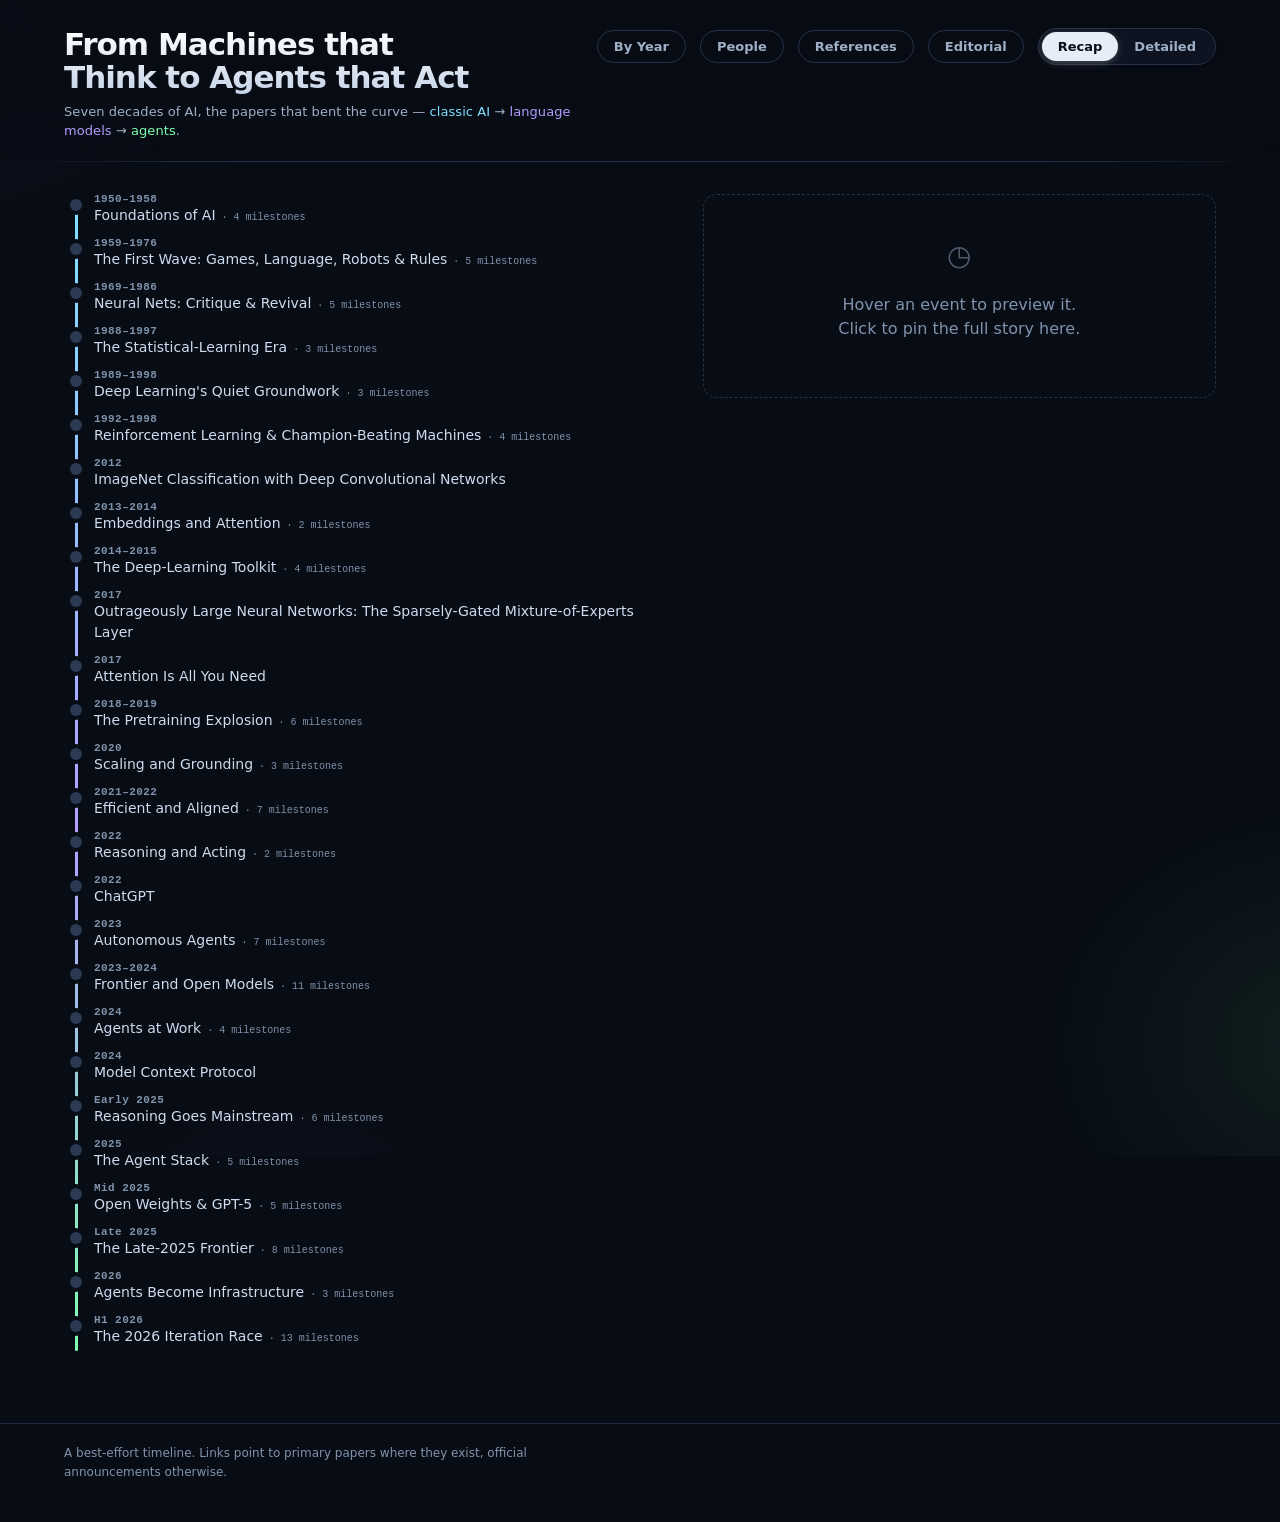
<file: index.html>
<!DOCTYPE html>
<html lang="en">
<head>
  <meta charset="UTF-8" />
  <meta name="viewport" content="width=device-width, initial-scale=1.0" />
  <title>AI → LLM → Agent · A Timeline</title>
  <link rel="stylesheet" href="styles.css" />
  <script src="motion.js"></script>
</head>
<body>
  <header class="site-header">
    <div class="title-block">
      <h1>From Machines that Think to Agents that Act</h1>
      <p class="tagline">Seven decades of AI, the papers that bent the curve — <span class="era-ai">classic AI</span> → <span class="era-llm">language models</span> → <span class="era-agent">agents</span>.</p>
    </div>
    <div class="header-actions">
      <a class="nav-link" href="years.html">By Year</a>
      <a class="nav-link" href="people.html">People</a>
      <a class="nav-link" href="references.html">References</a>
      <a class="nav-link" href="editorial.html">Editorial</a>
      <div class="view-toggle" role="group" aria-label="View density">
        <button id="toggle-brief" class="toggle-btn is-active" data-view="brief" aria-pressed="true">Recap</button>
        <button id="toggle-detailed" class="toggle-btn" data-view="detailed" aria-pressed="false">Detailed</button>
      </div>
    </div>
  </header>

  <nav id="filters" class="filters" aria-label="Filter events by type" hidden></nav>

  <main class="timeline">
    <section id="spine" class="spine" aria-label="Timeline events"></section>
    <aside id="detail" class="detail">
      <div class="detail-empty">
        <p class="detail-empty-icon">◷</p>
        <p>Hover an event to preview it.<br/>Click to pin the full story here.</p>
      </div>
    </aside>
  </main>

  <footer class="site-footer">
    <p>A best-effort timeline. Links point to primary papers where they exist, official announcements otherwise.</p>
  </footer>

  <script src="timeline-core.js"></script>
  <script src="app.js"></script>
  <script src="nav.js"></script>
</body>
</html>
</file>
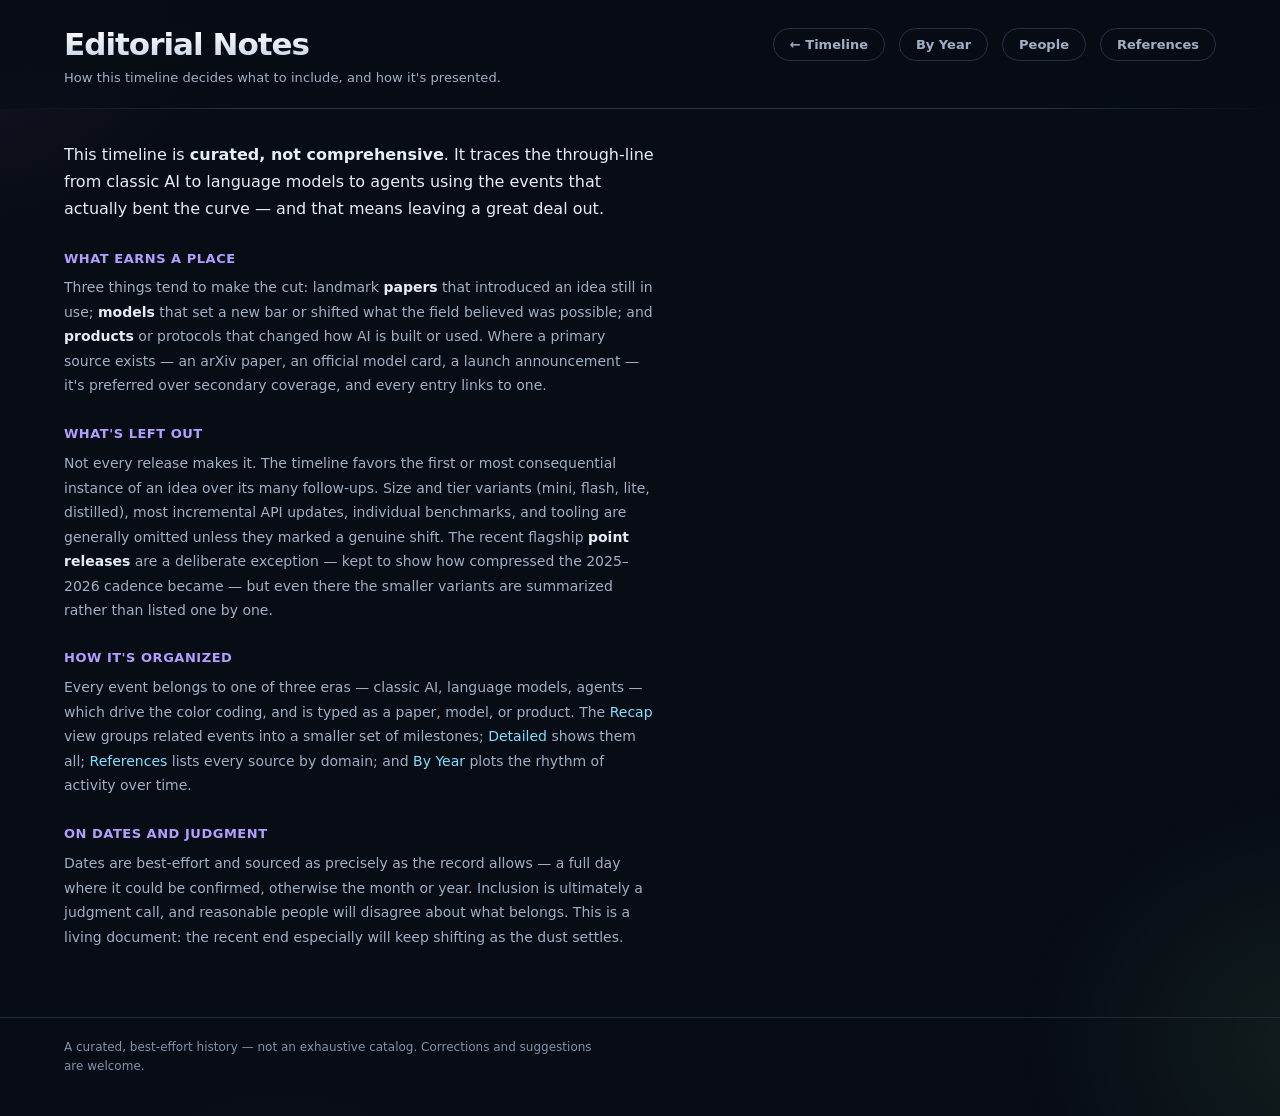
<file: editorial.html>
<!DOCTYPE html>
<html lang="en">
<head>
  <meta charset="UTF-8" />
  <meta name="viewport" content="width=device-width, initial-scale=1.0" />
  <title>Editorial Notes · AI → LLM → Agent Timeline</title>
  <link rel="stylesheet" href="styles.css" />
  <script src="motion.js"></script>
</head>
<body>
  <header class="site-header">
    <div class="title-block">
      <h1>Editorial Notes</h1>
      <p class="tagline">How this timeline decides what to include, and how it's presented.</p>
    </div>
    <div class="header-actions">
      <a class="nav-link" href="index.html">← Timeline</a>
      <a class="nav-link" href="years.html">By Year</a>
      <a class="nav-link" href="people.html">People</a>
      <a class="nav-link" href="references.html">References</a>
    </div>
  </header>

  <main class="editorial" aria-label="Editorial notes">
    <p class="lead" data-reveal>This timeline is <strong>curated, not comprehensive</strong>. It traces the through-line from classic AI to language models to agents using the events that actually bent the curve — and that means leaving a great deal out.</p>

    <h2 data-reveal>What earns a place</h2>
    <p data-reveal>Three things tend to make the cut: landmark <em>papers</em> that introduced an idea still in use; <em>models</em> that set a new bar or shifted what the field believed was possible; and <em>products</em> or protocols that changed how AI is built or used. Where a primary source exists — an arXiv paper, an official model card, a launch announcement — it's preferred over secondary coverage, and every entry links to one.</p>

    <h2 data-reveal>What's left out</h2>
    <p data-reveal>Not every release makes it. The timeline favors the first or most consequential instance of an idea over its many follow-ups. Size and tier variants (mini, flash, lite, distilled), most incremental API updates, individual benchmarks, and tooling are generally omitted unless they marked a genuine shift. The recent flagship <em>point releases</em> are a deliberate exception — kept to show how compressed the 2025–2026 cadence became — but even there the smaller variants are summarized rather than listed one by one.</p>

    <h2 data-reveal>How it's organized</h2>
    <p data-reveal>Every event belongs to one of three eras — classic AI, language models, agents — which drive the color coding, and is typed as a paper, model, or product. The <a href="index.html">Recap</a> view groups related events into a smaller set of milestones; <a href="index.html">Detailed</a> shows them all; <a href="references.html">References</a> lists every source by domain; and <a href="years.html">By Year</a> plots the rhythm of activity over time.</p>

    <h2 data-reveal>On dates and judgment</h2>
    <p data-reveal>Dates are best-effort and sourced as precisely as the record allows — a full day where it could be confirmed, otherwise the month or year. Inclusion is ultimately a judgment call, and reasonable people will disagree about what belongs. This is a living document: the recent end especially will keep shifting as the dust settles.</p>
  </main>

  <footer class="site-footer">
    <p>A curated, best-effort history — not an exhaustive catalog. Corrections and suggestions are welcome.</p>
  </footer>

  <script src="nav.js"></script>
</body>
</html>
</file>
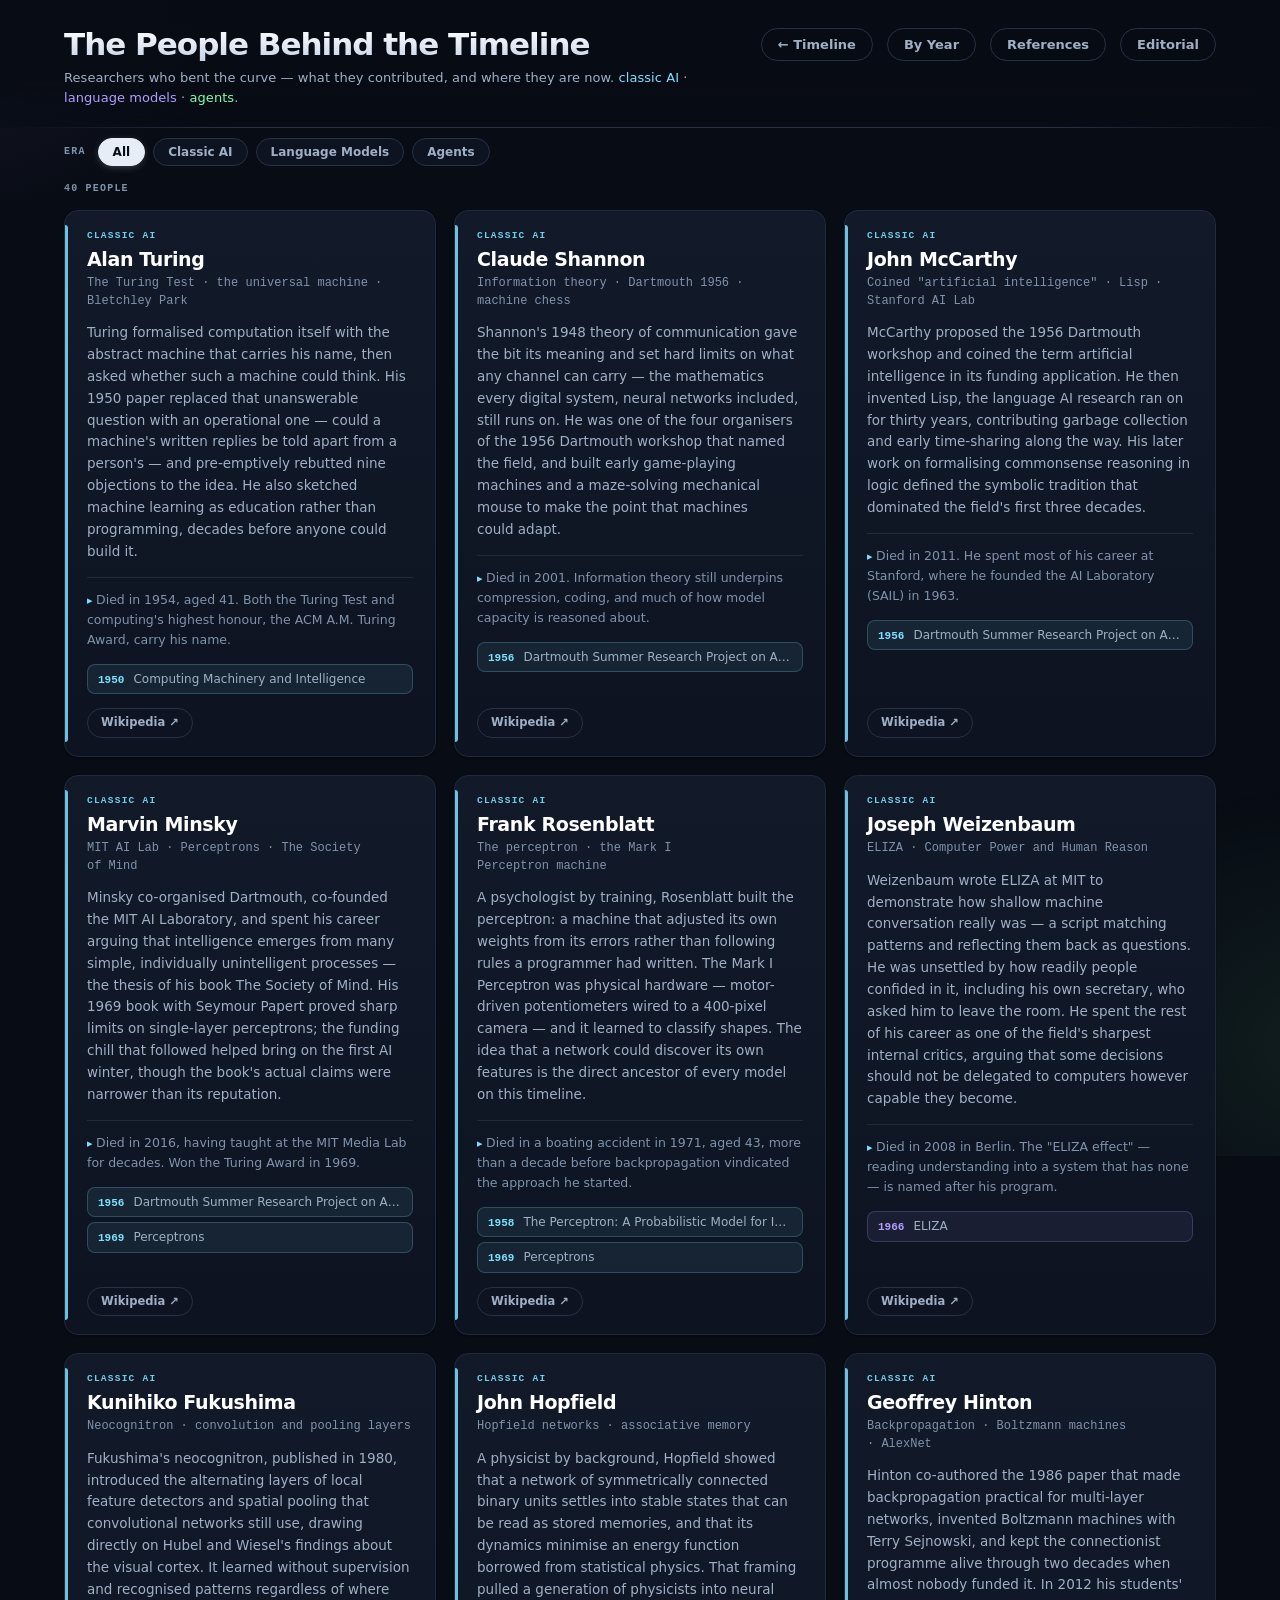
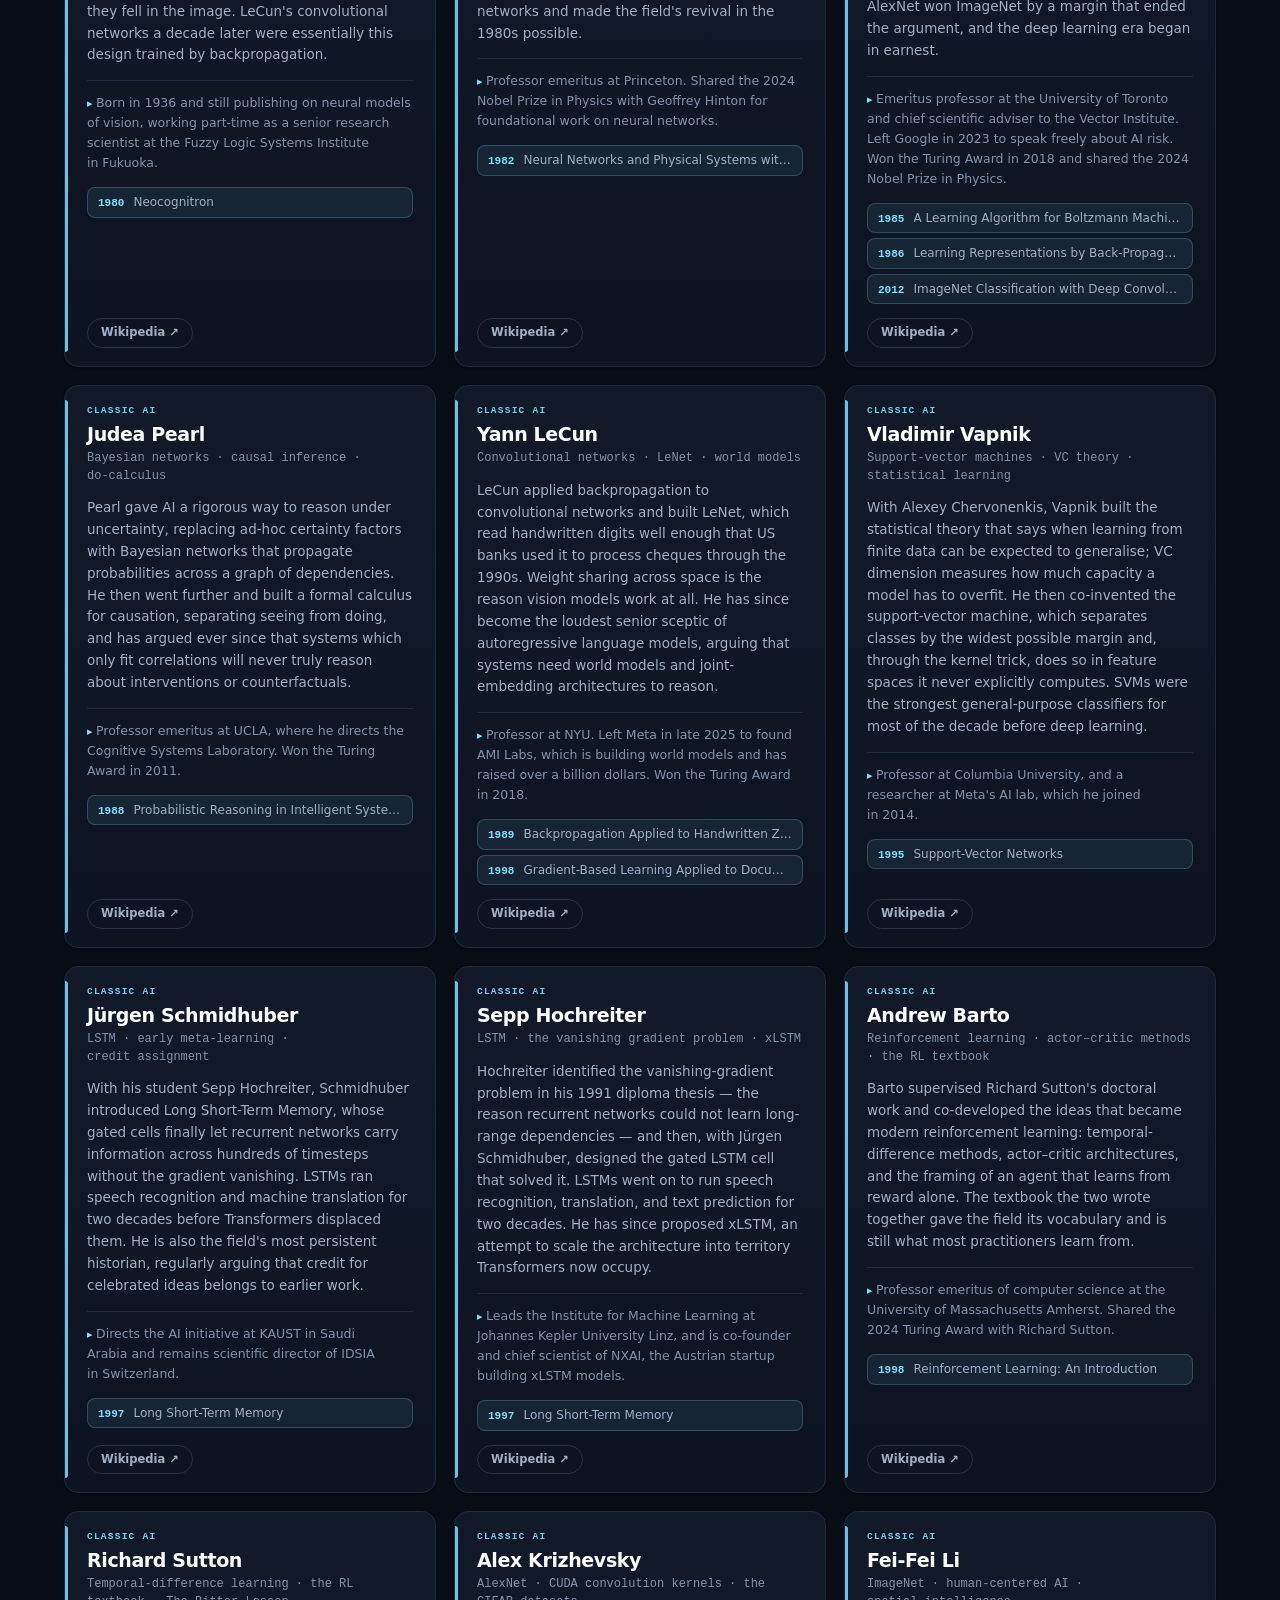
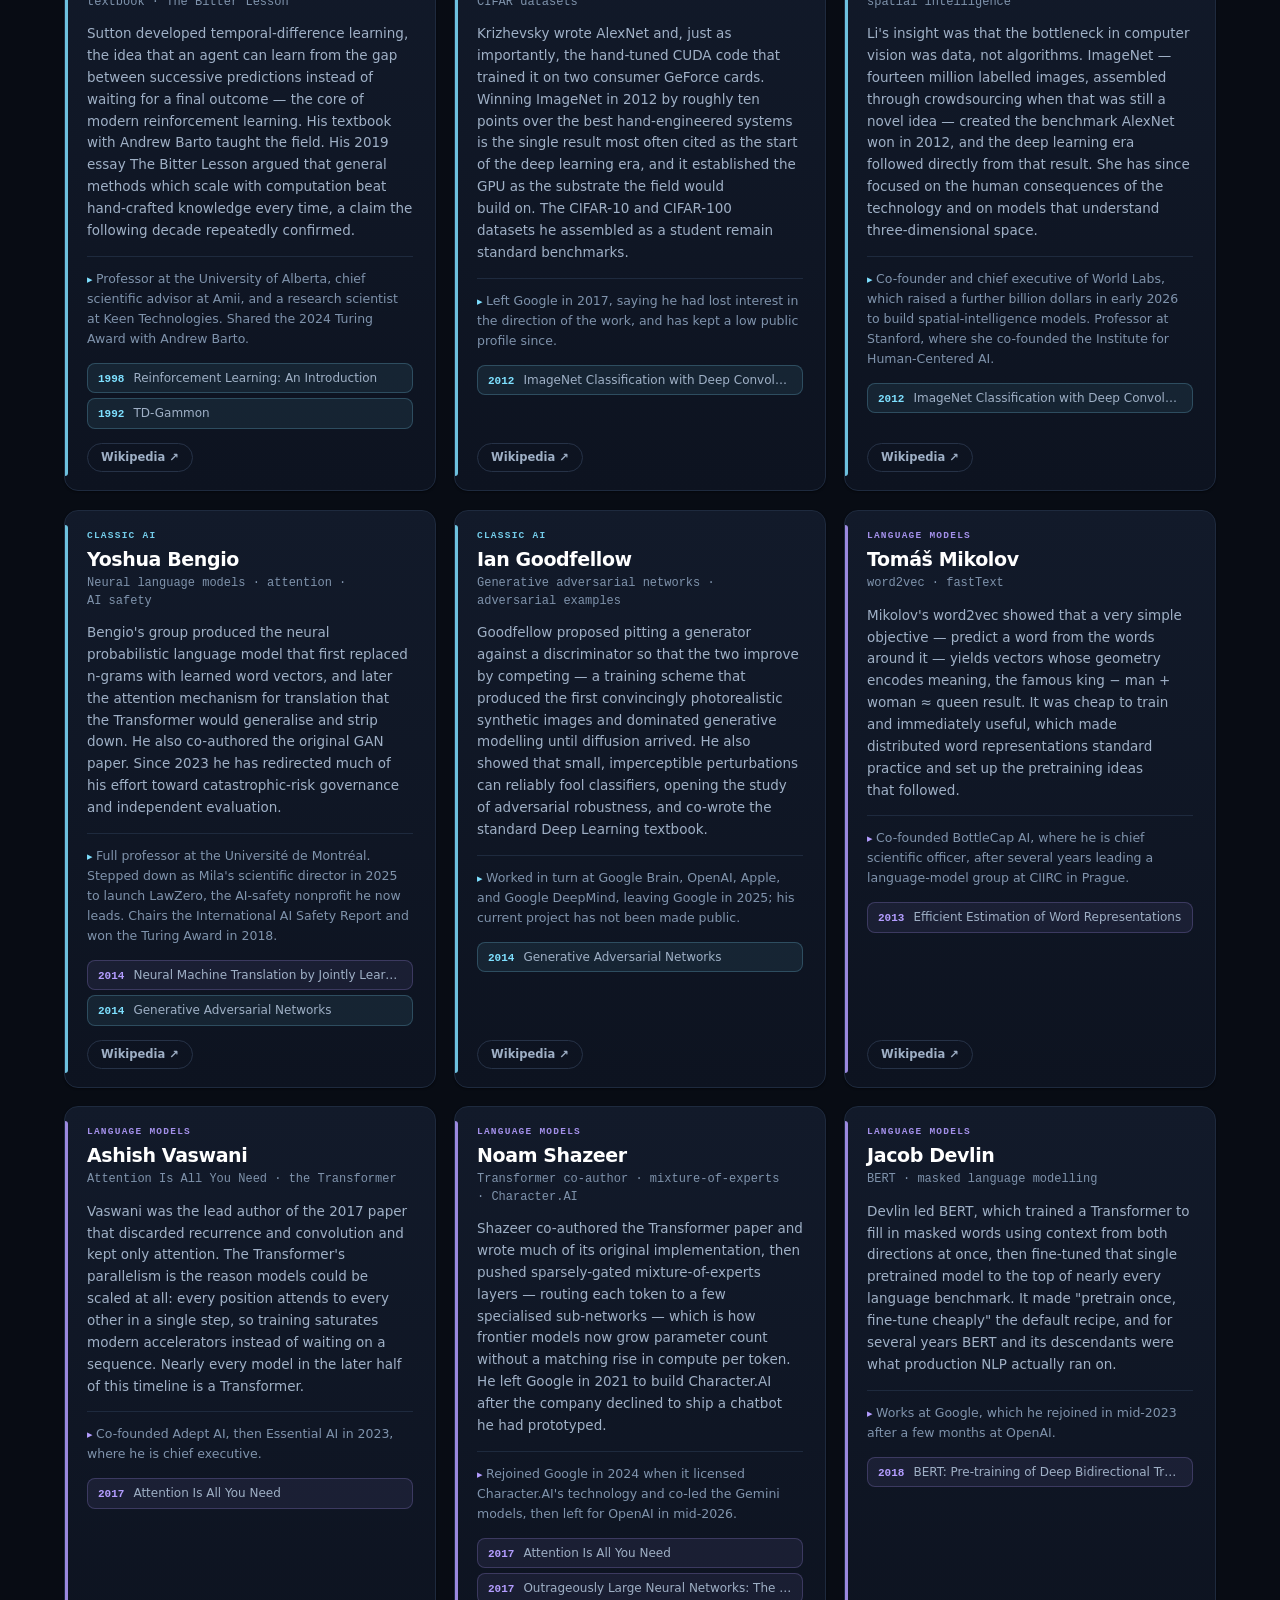
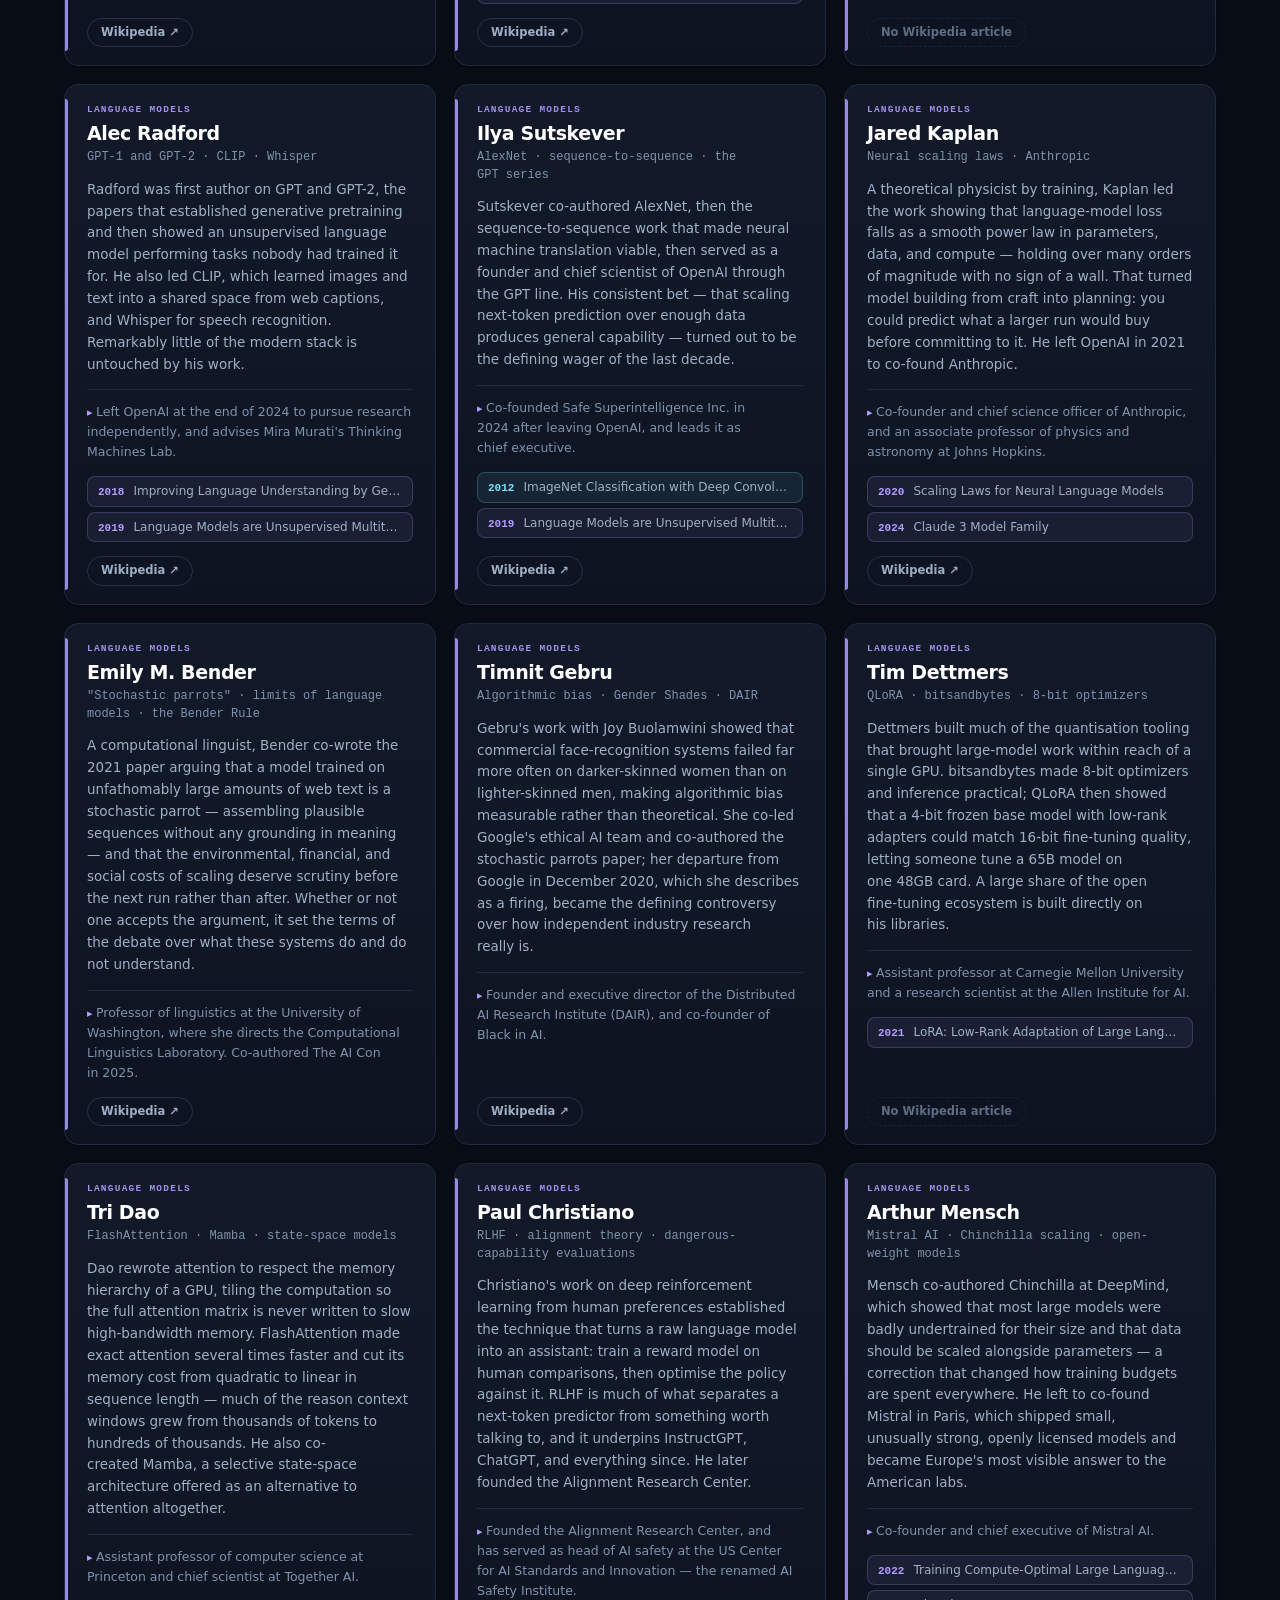
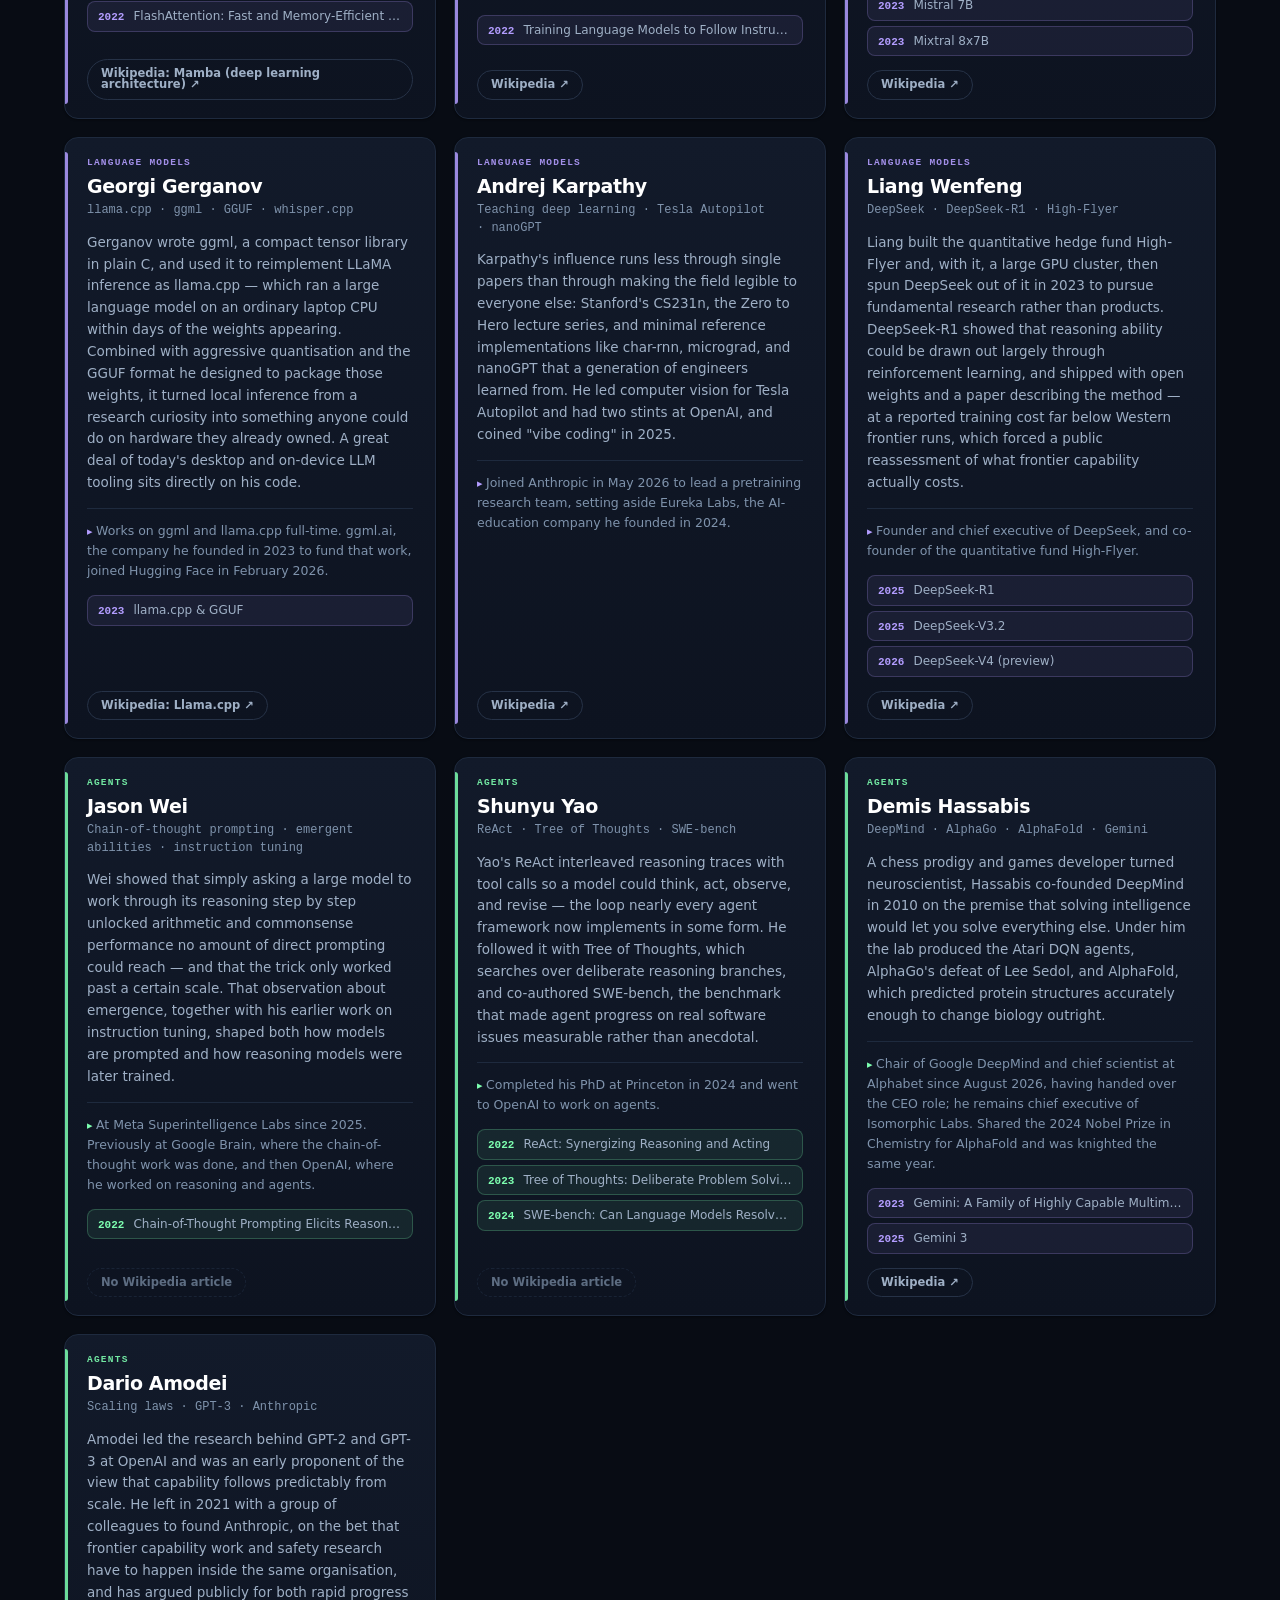
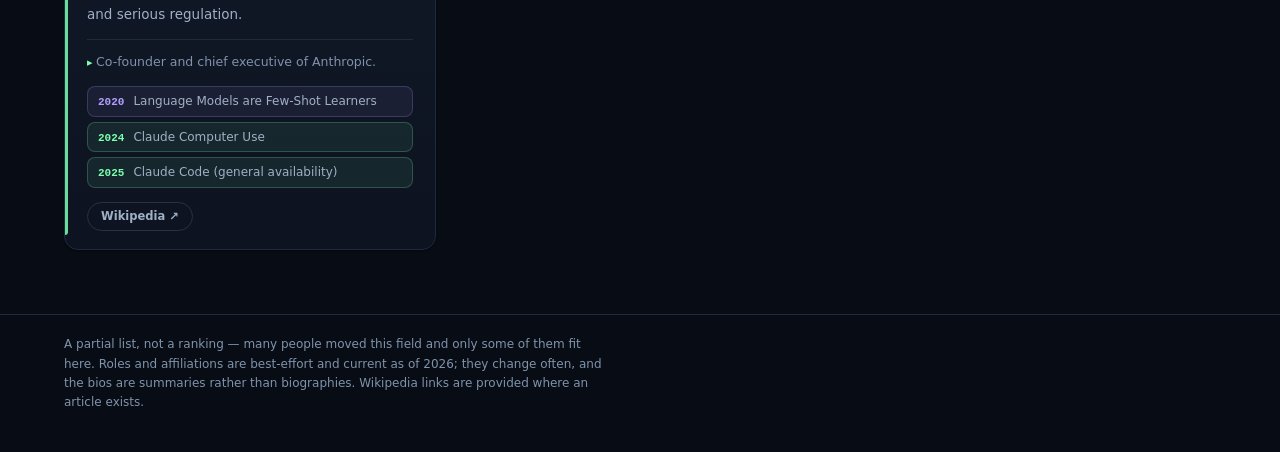
<file: people.html>
<!DOCTYPE html>
<html lang="en">
<head>
  <meta charset="UTF-8" />
  <meta name="viewport" content="width=device-width, initial-scale=1.0" />
  <title>People · AI → LLM → Agent Timeline</title>
  <link rel="stylesheet" href="styles.css" />
  <script src="motion.js"></script>
</head>
<body>
  <header class="site-header">
    <div class="title-block">
      <h1>The People Behind the Timeline</h1>
      <p class="tagline">Researchers who bent the curve — what they contributed, and where they are now. <span class="era-ai">classic AI</span> · <span class="era-llm">language models</span> · <span class="era-agent">agents</span>.</p>
    </div>
    <div class="header-actions">
      <a class="nav-link" href="index.html">← Timeline</a>
      <a class="nav-link" href="years.html">By Year</a>
      <a class="nav-link" href="references.html">References</a>
      <a class="nav-link" href="editorial.html">Editorial</a>
    </div>
  </header>

  <nav class="filters people-filters" id="people-filters" aria-label="Filter people by era"></nav>

  <main class="people" id="people" aria-label="Researchers">
    <p class="ref-loading">Loading people…</p>
  </main>

  <footer class="site-footer">
    <p>A partial list, not a ranking — many people moved this field and only some of them fit here. Roles and affiliations are best-effort and current as of 2026; they change often, and the bios are summaries rather than biographies. Wikipedia links are provided where an article exists.</p>
  </footer>

  <script src="people.js"></script>
  <script src="nav.js"></script>
</body>
</html>
</file>
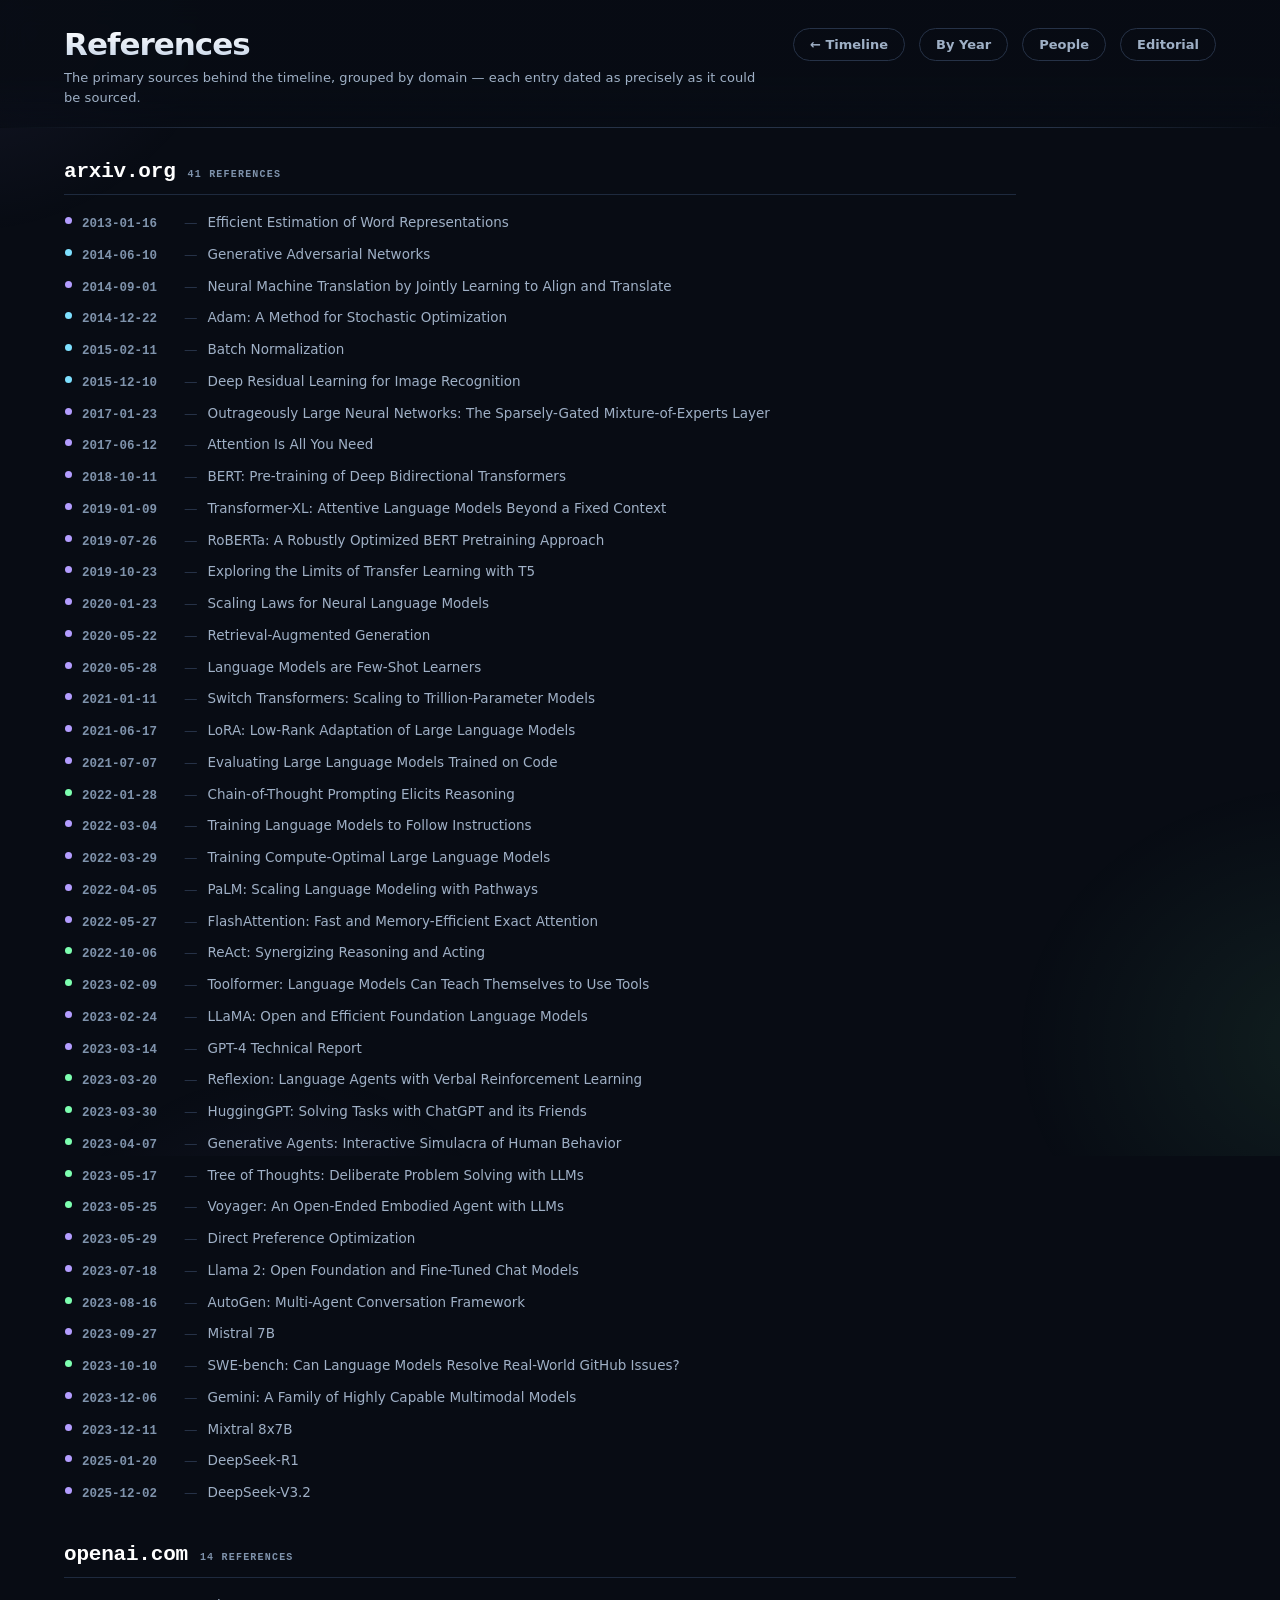
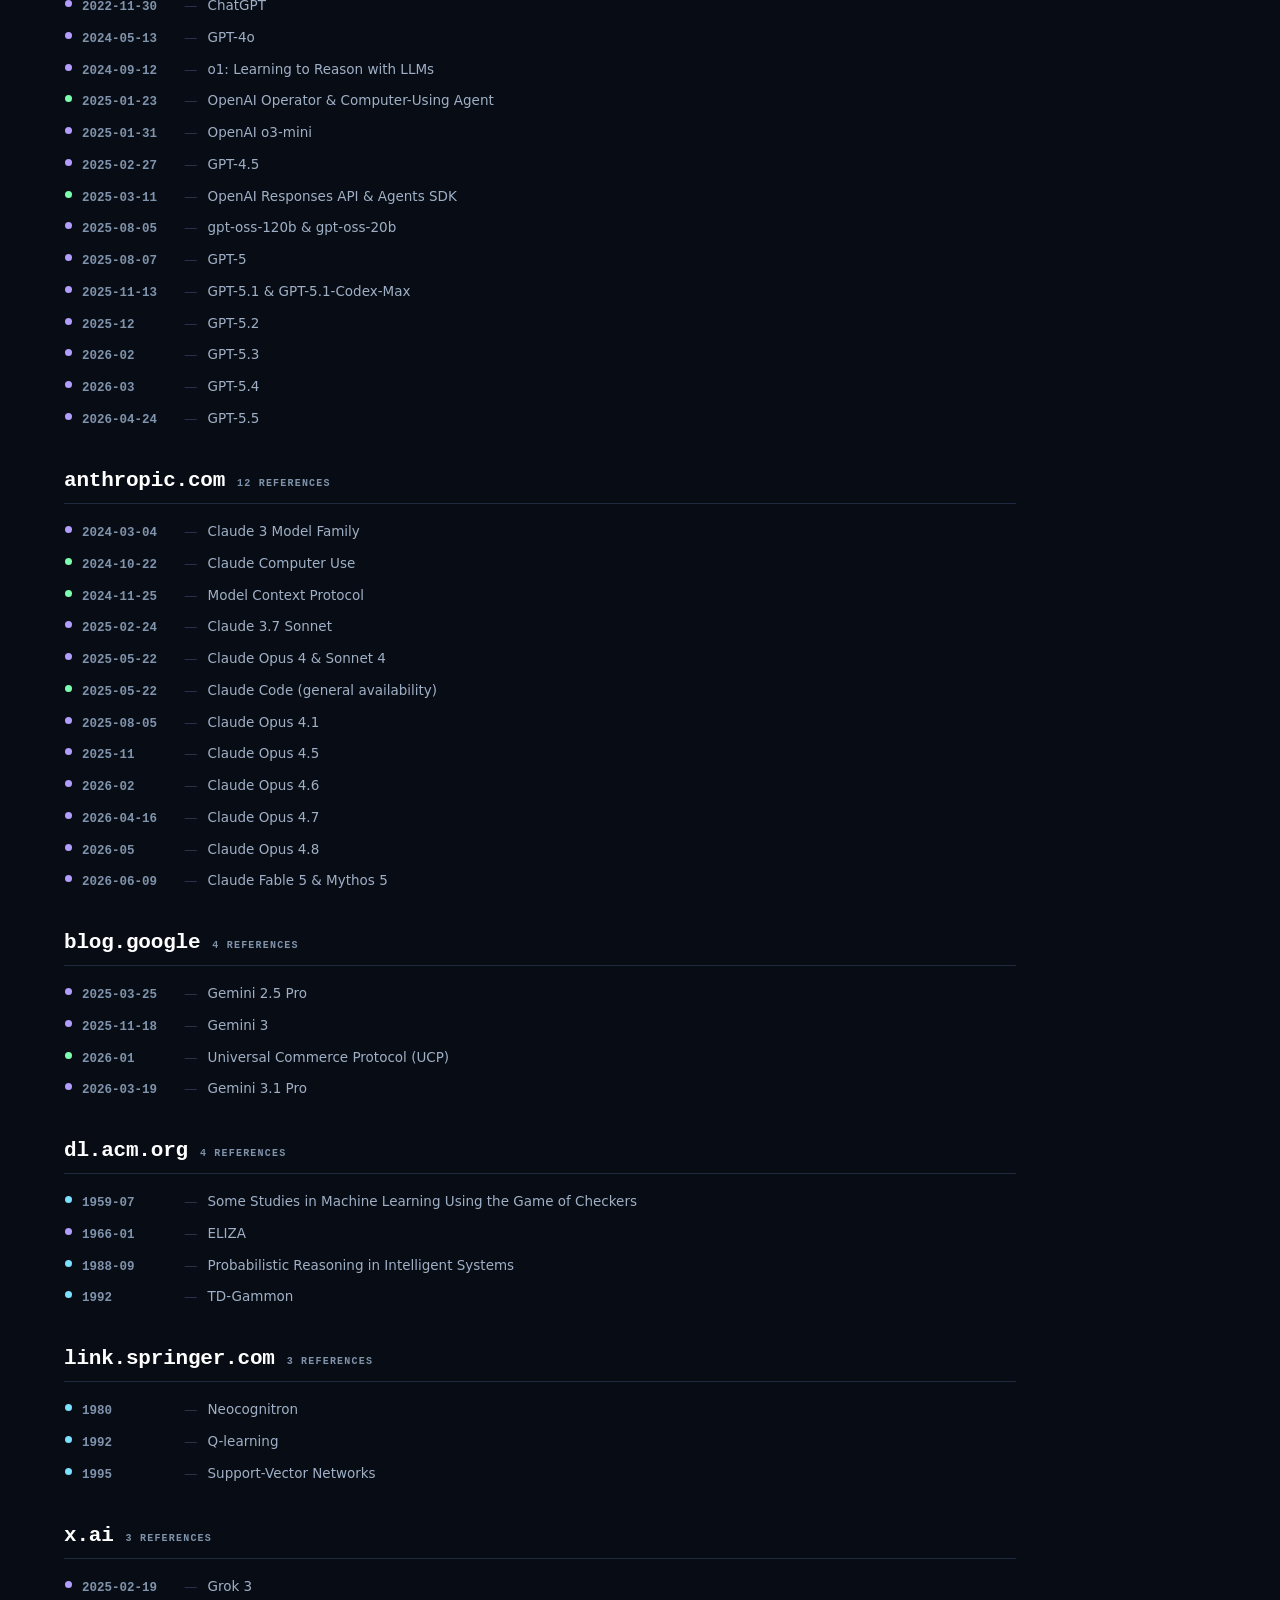
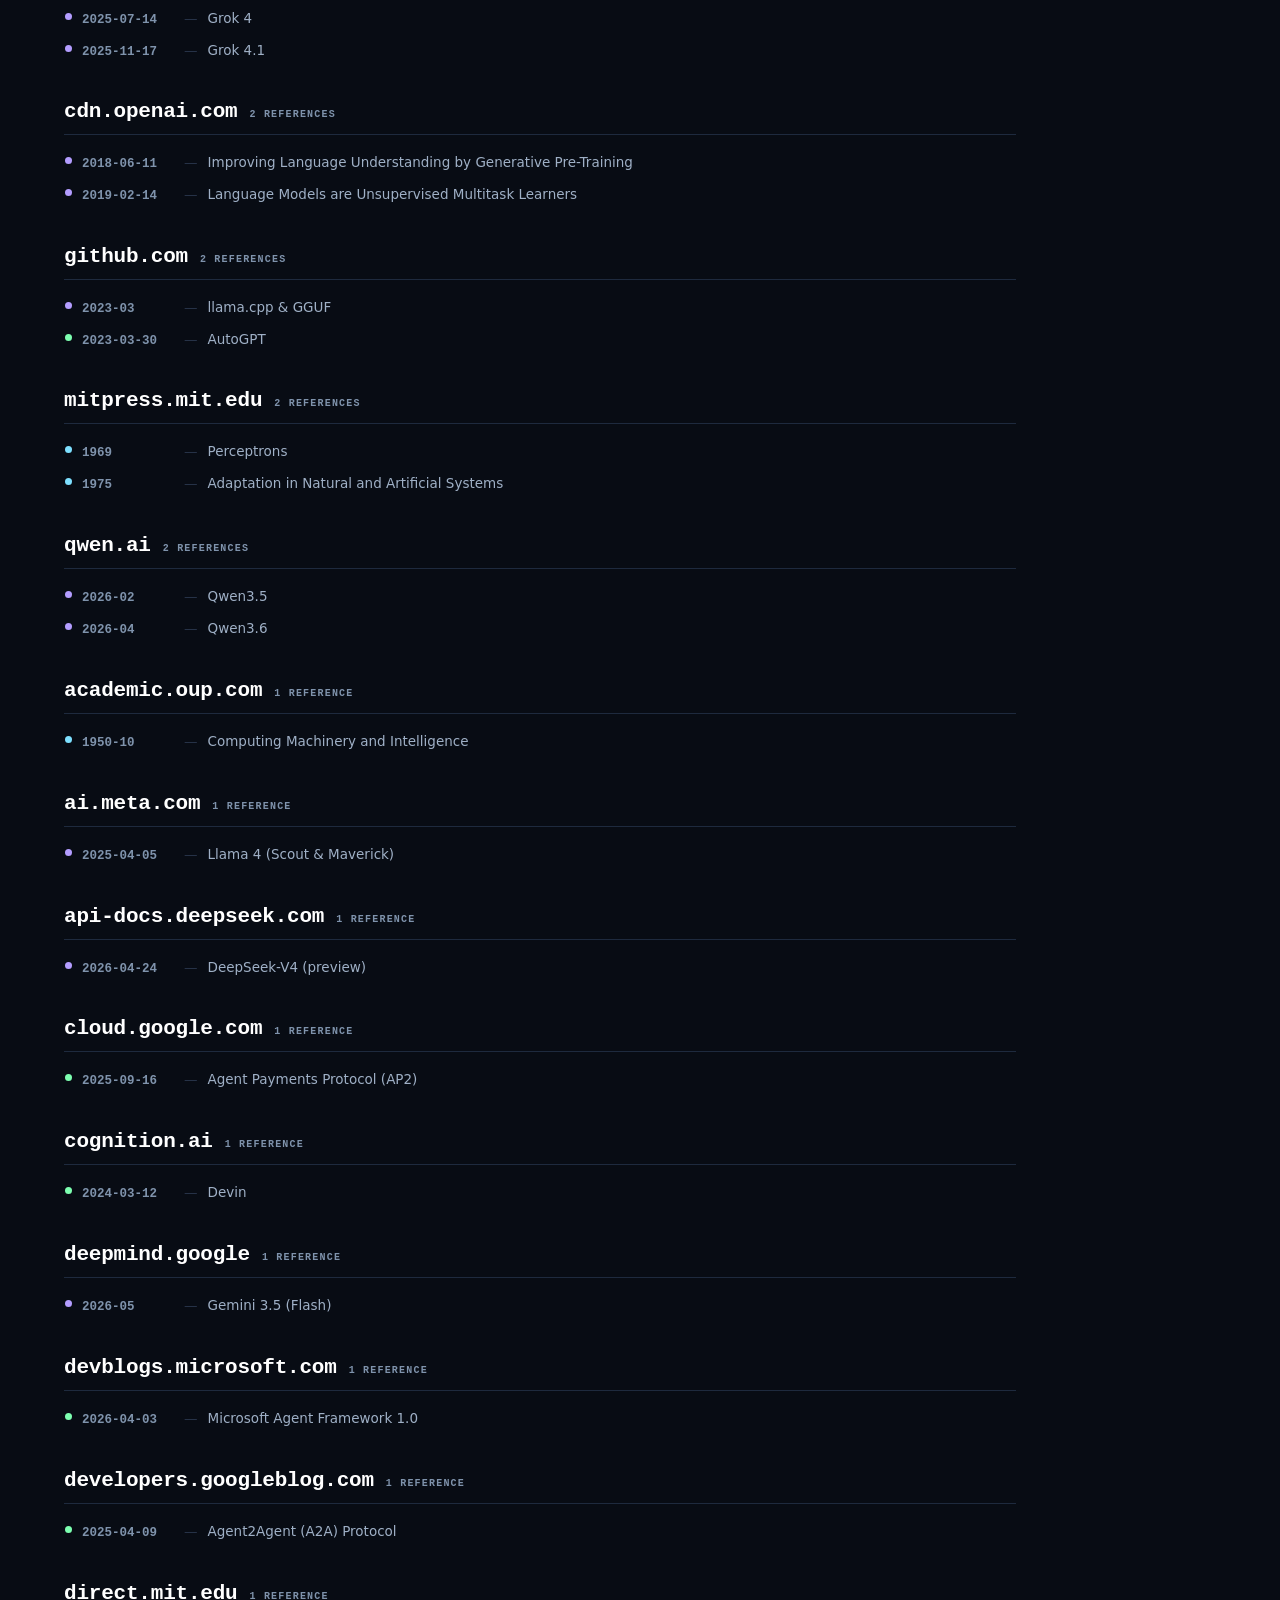
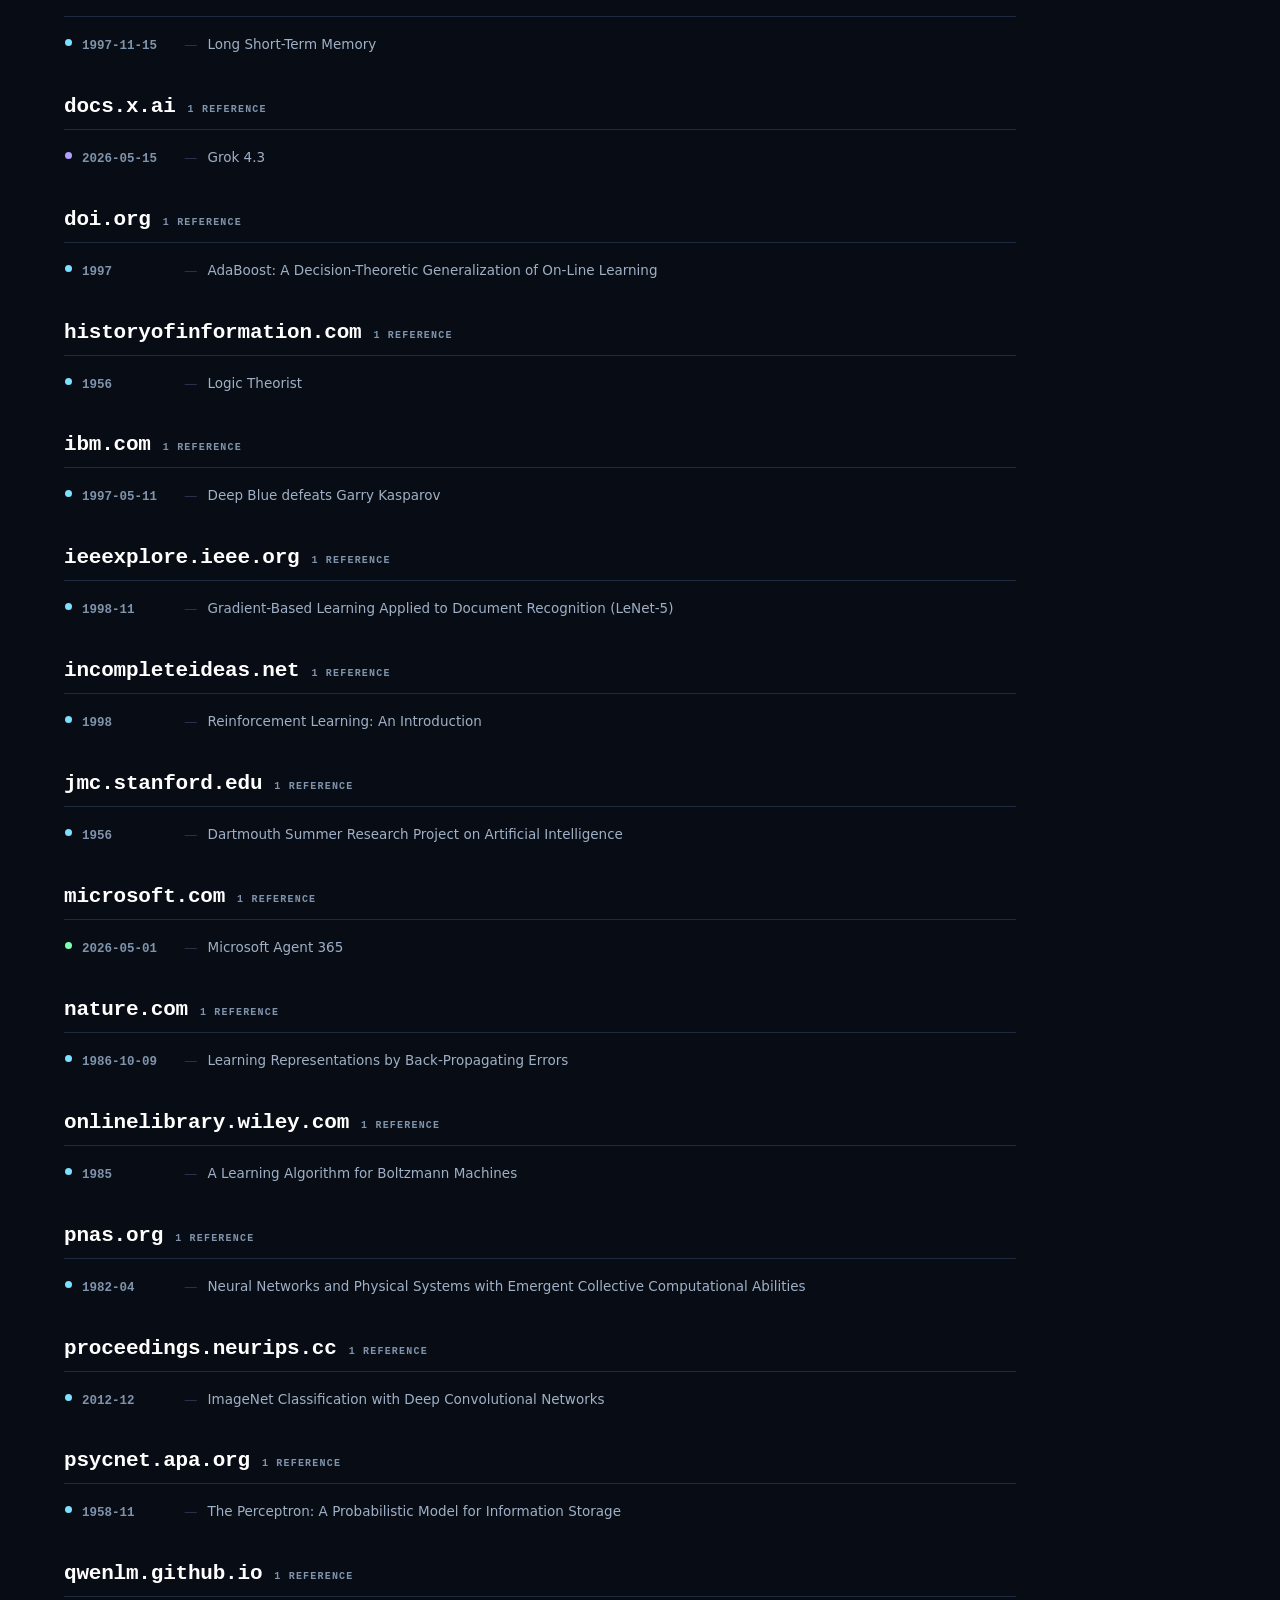
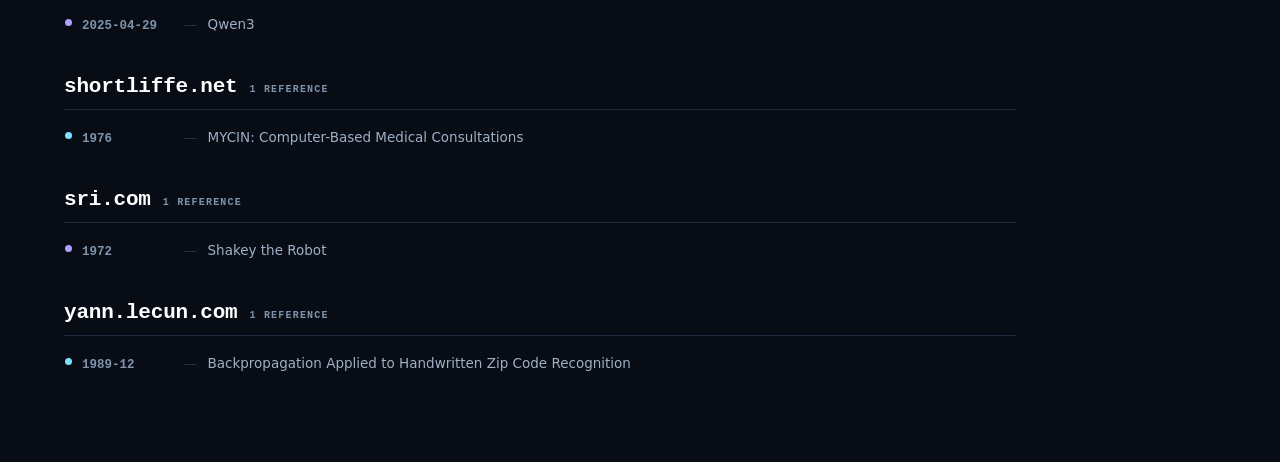
<file: references.html>
<!DOCTYPE html>
<html lang="en">
<head>
  <meta charset="UTF-8" />
  <meta name="viewport" content="width=device-width, initial-scale=1.0" />
  <title>References · AI → LLM → Agent Timeline</title>
  <link rel="stylesheet" href="styles.css" />
  <script src="motion.js"></script>
</head>
<body>
  <header class="site-header">
    <div class="title-block">
      <h1>References</h1>
      <p class="tagline">The primary sources behind the timeline, grouped by domain — each entry dated as precisely as it could be sourced.</p>
    </div>
    <div class="header-actions">
      <a class="nav-link" href="index.html">← Timeline</a>
      <a class="nav-link" href="years.html">By Year</a>
      <a class="nav-link" href="people.html">People</a>
      <a class="nav-link" href="editorial.html">Editorial</a>
    </div>
  </header>

  <main class="references" id="refs" aria-label="References by source domain">
    <p class="ref-loading">Loading references…</p>
  </main>

  <footer class="site-footer">
    <p>Dates are best-effort: full <code>YYYY-MM-DD</code> where it could be sourced, otherwise month or year. Links open the original source.</p>
  </footer>

  <script src="references.js"></script>
  <script src="nav.js"></script>
</body>
</html>
</file>
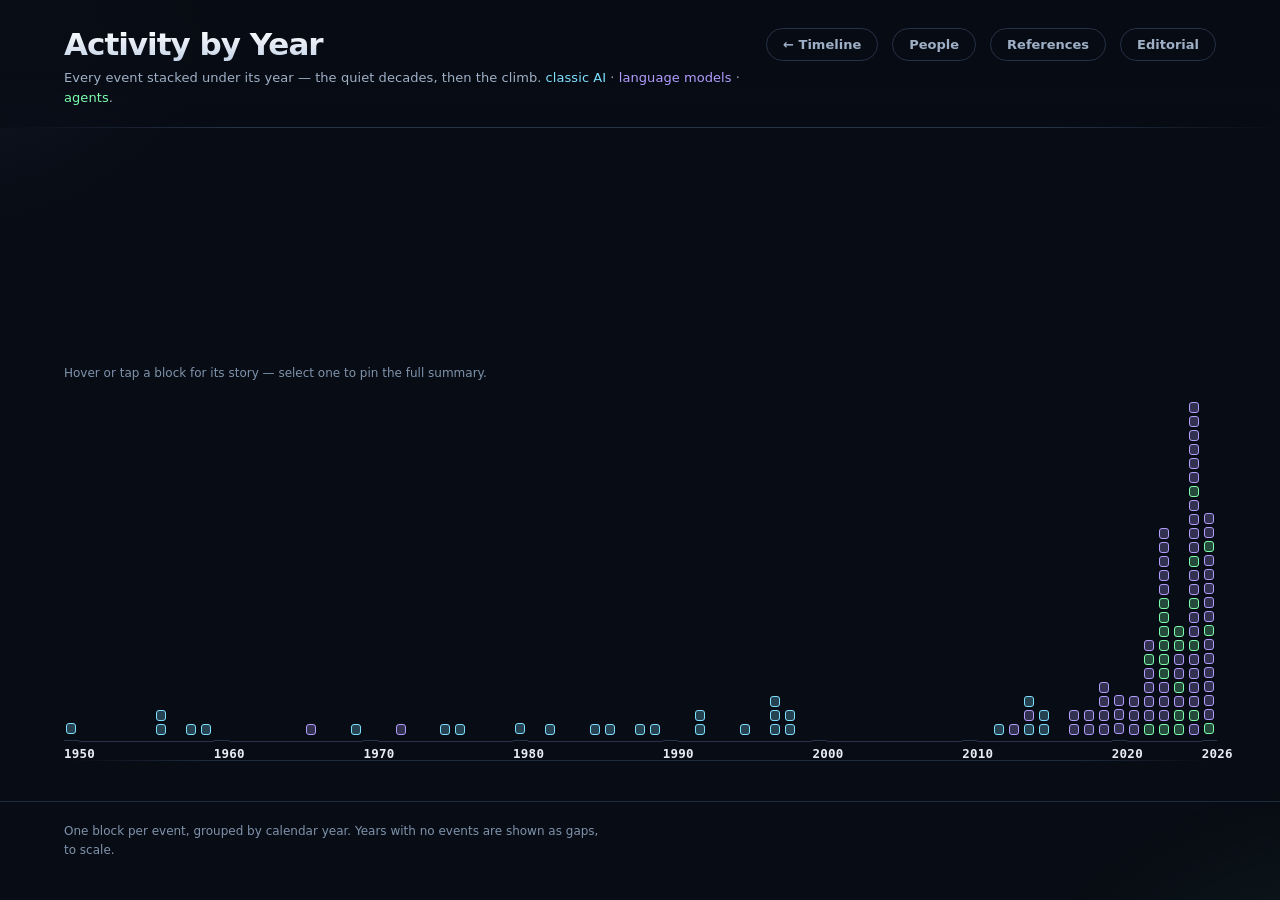
<file: years.html>
<!DOCTYPE html>
<html lang="en">
<head>
  <meta charset="UTF-8" />
  <meta name="viewport" content="width=device-width, initial-scale=1.0" />
  <title>By Year · AI → LLM → Agent Timeline</title>
  <link rel="stylesheet" href="styles.css" />
  <script src="motion.js"></script>
</head>
<body class="years-page">
  <header class="site-header">
    <div class="title-block">
      <h1>Activity by Year</h1>
      <p class="tagline">Every event stacked under its year — the quiet decades, then the climb. <span class="era-ai">classic AI</span> · <span class="era-llm">language models</span> · <span class="era-agent">agents</span>.</p>
    </div>
    <div class="header-actions">
      <a class="nav-link" href="index.html">← Timeline</a>
      <a class="nav-link" href="people.html">People</a>
      <a class="nav-link" href="references.html">References</a>
      <a class="nav-link" href="editorial.html">Editorial</a>
    </div>
  </header>

  <main class="years" aria-label="Activity by year">
    <section class="years-detail" id="years-detail" aria-live="polite"></section>

    <div class="years-stage">
      <p class="years-hint" id="years-hint">Hover or tap a block for its story — select one to pin the full summary.</p>
      <div class="years-scroll">
        <div class="years-chart" id="years-chart">
          <p class="ref-loading">Loading…</p>
        </div>
      </div>
    </div>
  </main>

  <div class="years-tip" id="years-tip" role="status" hidden></div>

  <footer class="site-footer">
    <p>One block per event, grouped by calendar year. Years with no events are shown as gaps, to scale.</p>
  </footer>

  <script src="timeline-core.js"></script>
  <script src="years.js"></script>
  <script src="nav.js"></script>
</body>
</html>
</file>
<file: styles.css>
:root {
  --bg:        #080c14;
  --bg-2:      #0a0f1a;
  --panel:     #0d1320;
  --panel-2:   #121a2a;
  --line:      #263247;
  --line-soft: #1e2a3e;
  --ink:       #e6edf6;
  --ink-dim:   #9fb0c6;
  --ink-faint: #7f93ac;
  --era-ai:    #7ee0ff;
  --era-llm:   #b39dff;
  --era-agent: #7dffb0;
  --mono: ui-monospace, SFMono-Regular, "SF Mono", Menlo, monospace;
  --sans: -apple-system, system-ui, "Segoe UI", Roboto, sans-serif;

  /* motion system */
  --ease-out:    cubic-bezier(.22,.7,.24,1);
  --ease-spring: cubic-bezier(.34,1.46,.5,1);
  --ease-soft:   cubic-bezier(.4,0,.2,1);
  --dur-fast: .18s;
  --dur:      .32s;
  --dur-slow: .6s;

  /* depth */
  --radius: 14px;
  --shadow-1: 0 1px 2px rgba(0,0,0,.4);
  --shadow-2: 0 6px 18px -6px rgba(0,0,0,.5), 0 2px 6px -2px rgba(0,0,0,.4);
  --shadow-card: 0 24px 60px -20px rgba(0,0,0,.7), 0 8px 24px -12px rgba(0,0,0,.55), inset 0 1px 0 rgba(255,255,255,.04);
}
* { box-sizing: border-box; }
html { scroll-behavior: smooth; }
body {
  margin: 0; background: var(--bg); color: var(--ink);
  font-family: var(--sans); line-height: 1.5;
  -webkit-font-smoothing: antialiased; text-rendering: optimizeLegibility;
}

/* Ambient depth: slow-drifting era-colored glows behind everything. */
body::before {
  content: ""; position: fixed; inset: -20vmax; z-index: -1; pointer-events: none;
  background:
    radial-gradient(38vmax 30vmax at 72% -8%,  rgba(126,224,255,.10), transparent 60%),
    radial-gradient(34vmax 30vmax at 12% 18%,  rgba(179,157,255,.085), transparent 62%),
    radial-gradient(40vmax 34vmax at 88% 92%,  rgba(125,255,176,.075), transparent 60%),
    radial-gradient(30vmax 26vmax at 30% 108%, rgba(179,157,255,.06), transparent 60%);
  animation: ambientDrift 44s var(--ease-soft) infinite alternate;
}
@keyframes ambientDrift {
  0%   { transform: translate3d(0,0,0) scale(1); }
  50%  { transform: translate3d(-2.2%, 1.6%, 0) scale(1.06); }
  100% { transform: translate3d(2%, -1.4%, 0) scale(1.03); }
}
@media (prefers-reduced-motion: reduce) {
  body::before { animation: none; }
}

/* Scroll-reveal base state — only applied when JS marks the document. */
.js-reveal [data-reveal] {
  opacity: 0; transform: translateY(16px);
  transition: opacity var(--dur-slow) var(--ease-out), transform var(--dur-slow) var(--ease-out);
  will-change: opacity, transform;
}
.js-reveal [data-reveal].is-in { opacity: 1; transform: none; }
@media (prefers-reduced-motion: reduce) {
  .js-reveal [data-reveal] { opacity: 1 !important; transform: none !important; transition: none; }
}
.era-ai { color: var(--era-ai); } .era-llm { color: var(--era-llm); } .era-agent { color: var(--era-agent); }

.site-header {
  display: flex; justify-content: space-between; align-items: flex-start; gap: 24px;
  padding: 28px clamp(16px, 5vw, 64px) 20px;
  position: sticky; top: 0; z-index: 5;
  background: linear-gradient(180deg, rgba(8,12,20,.92) 60%, rgba(8,12,20,.62));
  backdrop-filter: blur(14px) saturate(1.3);
  -webkit-backdrop-filter: blur(14px) saturate(1.3);
  border-bottom: 1px solid transparent;
  border-image: linear-gradient(90deg, transparent, var(--line) 18%, var(--line) 82%, transparent) 1;
}
.title-block h1 {
  margin: 0 0 7px; font-size: clamp(21px, 3.1vw, 31px); line-height: 1.08;
  letter-spacing: -.032em; font-weight: 800; text-wrap: balance;
  background: linear-gradient(180deg, #ffffff, #c6d4e8);
  -webkit-background-clip: text; background-clip: text; color: transparent;
}
.tagline { margin: 0; color: var(--ink-dim); font-size: 13px; letter-spacing: .005em; }

.view-toggle { display: inline-flex; background: var(--panel); border: 1px solid var(--line); border-radius: 999px; padding: 3px; flex-shrink: 0; position: relative; box-shadow: var(--shadow-1); }
.toggle-btn {
  appearance: none; border: 0; background: transparent; color: var(--ink-dim);
  font-family: var(--sans); font-size: 13px; font-weight: 600; padding: 7px 16px;
  border-radius: 999px; cursor: pointer; position: relative; z-index: 1;
  transition: color var(--dur) var(--ease-out);
}
.toggle-btn.is-active { color: var(--bg); background: var(--ink); box-shadow: 0 2px 10px -2px rgba(230,237,246,.4); }
.toggle-btn { transition: color var(--dur) var(--ease-out), background var(--dur) var(--ease-spring); }
.toggle-btn:not(.is-active):hover { color: var(--ink); }

.header-actions { display: flex; align-items: center; gap: 14px; flex-shrink: 0; }
.nav-link {
  font: 600 13px/1 var(--sans); color: var(--ink-dim); text-decoration: none;
  border: 1px solid var(--line); border-radius: 999px; padding: 9px 16px; white-space: nowrap;
  transition: color var(--dur) var(--ease-out), border-color var(--dur) var(--ease-out),
              background var(--dur) var(--ease-out), transform var(--dur) var(--ease-spring);
}
.nav-link:hover { color: var(--ink); border-color: #3a4a63; background: rgba(255,255,255,.025); transform: translateY(-1px); }

/* Mobile hamburger + slide-in drawer (built by nav.js); hidden on desktop. */
.nav-burger, .nav-scrim, .nav-drawer { display: none; }
@media (max-width: 760px) {
  .header-actions .nav-link { display: none; }   /* collapsed into the drawer */
  /* Drop the actions row entirely on pages that have no in-header control left
     (everything but the index, which keeps the Recap/Detailed toggle). */
  .header-actions:not(:has(.view-toggle)) { display: none; }
  /* Reserve the top-right corner so the title never runs under the pinned ☰. */
  .title-block { padding-right: 56px; }
  .nav-burger {
    position: absolute; top: 20px; right: clamp(16px, 5vw, 64px); z-index: 6;
    display: inline-flex; flex-direction: column; justify-content: center; gap: 5px;
    width: 44px; height: 44px; padding: 0 11px; box-sizing: border-box; flex-shrink: 0;
    background: var(--panel); border: 1px solid var(--line); border-radius: 12px; cursor: pointer;
  }
  .nav-burger span { display: block; width: 100%; height: 2px; border-radius: 2px; background: var(--ink-dim); }
  .nav-scrim {
    display: block; position: fixed; inset: 0; z-index: 65;
    background: rgba(4,7,12,.55); -webkit-backdrop-filter: blur(2px); backdrop-filter: blur(2px);
    opacity: 0; pointer-events: none; transition: opacity var(--dur) var(--ease-out);
  }
  .nav-drawer {
    display: flex; flex-direction: column; gap: 2px;
    position: fixed; top: 0; right: 0; bottom: 0; z-index: 70;
    width: min(78vw, 320px);
    padding: 18px 16px calc(20px + env(safe-area-inset-bottom));
    background: linear-gradient(180deg, var(--bg-2), var(--bg));
    border-left: 1px solid var(--line); box-shadow: -22px 0 60px -16px rgba(0,0,0,.75);
    transform: translateX(100%); transition: transform var(--dur) var(--ease-out);
    overflow-y: auto; overscroll-behavior: contain;
  }
  body.nav-open .nav-scrim { opacity: 1; pointer-events: auto; }
  body.nav-open .nav-drawer { transform: none; }
  body.nav-open { overflow: hidden; }
  .nav-drawer-close {
    align-self: flex-end; width: 40px; height: 40px; margin-bottom: 6px; padding: 0;
    display: grid; place-items: center; border-radius: 50%;
    border: 1px solid var(--line); background: var(--panel); color: var(--ink-dim);
    font: 400 22px/1 var(--sans); cursor: pointer;
  }
  .nav-drawer-link {
    display: flex; align-items: center; width: 100%; min-height: 50px;
    padding: 0 6px; border: 0; border-bottom: 1px solid var(--line-soft); border-radius: 0;
    white-space: normal; font: 600 16px/1.2 var(--sans); color: var(--ink); background: none;
  }
  .nav-drawer-link:last-child { border-bottom: 0; }
  .nav-drawer-link:hover { background: none; transform: none; }
}
@media (prefers-reduced-motion: reduce) {
  .nav-scrim, .nav-drawer { transition: none; }
}

.timeline {
  display: grid; grid-template-columns: minmax(0, 1.15fr) minmax(0, 1fr);
  gap: clamp(16px, 4vw, 48px);
  padding: 32px clamp(16px, 5vw, 64px) 64px;
  align-items: start;
}

/* spine */
.spine { position: relative; padding-left: 30px; }
.spine::before {
  content: ""; position: absolute; left: 11px; top: 8px; bottom: 8px; width: 3px;
  border-radius: 2px;
  background: linear-gradient(180deg, var(--era-ai), var(--era-llm) 55%, var(--era-agent));
}
/* Era sub-headings: large, colored section headers that clearly outrank event titles. */
.era-band { font: 800 17px/1.2 var(--sans); letter-spacing: .02em; text-transform: uppercase;
  margin: 40px 0 16px; display: flex; align-items: center; gap: 10px; }
.era-band::before { content: ""; width: 12px; height: 12px; border-radius: 3px;
  background: currentColor; box-shadow: 0 0 12px currentColor; flex-shrink: 0;
  animation: bandPulse 3.4s var(--ease-soft) infinite; }
.era-band:first-child { margin-top: 4px; }
@keyframes bandPulse {
  0%, 100% { box-shadow: 0 0 10px currentColor; }
  50%      { box-shadow: 0 0 18px currentColor, 0 0 4px currentColor; }
}
@media (prefers-reduced-motion: reduce) { .era-band::before { animation: none; } }

.event { position: relative; margin: 0 0 12px; cursor: pointer;
  transition: transform var(--dur) var(--ease-spring); }
.event:hover, .event:focus-visible { transform: translateX(4px); }
.event-dot {
  position: absolute; left: -24px; top: 5px; width: 12px; height: 12px; border-radius: 50%;
  background: #2b3a52; box-shadow: 0 0 0 4px var(--bg);
  transition: background var(--dur) var(--ease-out), box-shadow var(--dur) var(--ease-out), transform var(--dur) var(--ease-spring); }
.event-year { font: 600 11px/1 var(--mono); color: var(--ink-faint); letter-spacing: .04em;
  transition: color var(--dur) var(--ease-out); }
.event:hover .event-year, .event:focus-visible .event-year { color: var(--c); }
.event-title { font-size: 14px; color: #cddcef; transition: color var(--dur) var(--ease-out); }
.event:hover .event-title, .event:focus-visible .event-title { color: #fff; }
.event-count { font: 500 10px/1 var(--mono); color: var(--ink-faint); margin-left: 6px; }
.event:focus-visible { outline: none; }

/* Scroll-reveal for spine events — opacity base + one-shot rise animation, so
   the persistent hidden state never clobbers the hover translateX. */
.js-reveal .event { opacity: 0; }
.js-reveal .event.is-in {
  opacity: 1; transition: opacity .55s var(--ease-out);
  animation: eventRise .55s var(--ease-out);
}
@keyframes eventRise { from { transform: translateY(14px); } to { transform: translateY(0); } }
.js-reveal .era-band { opacity: 0; }
.js-reveal .era-band.is-in {
  opacity: 1; transition: opacity .5s var(--ease-out);
  animation: eventRise .5s var(--ease-out);
}
@media (prefers-reduced-motion: reduce) {
  .js-reveal .event, .js-reveal .era-band { opacity: 1; }
  .js-reveal .event.is-in, .js-reveal .era-band.is-in { animation: none; transition: none; }
}

/* Safety net (set by motion.js): guarantee the final visible state even if the
   paint clock is throttled and a transition/animation never completes. Killing
   the transition is essential — otherwise forcing opacity starts a fresh
   transition that itself freezes at the hidden start value. */
.js-reveal .reveal-done { opacity: 1 !important; transition: none !important; }
.js-reveal .event.reveal-done, .js-reveal .era-band.reveal-done { animation: none; transform: none; }
.js-reveal [data-reveal].reveal-done { transform: none !important; }
.js-reveal .years-chart.reveal-done .yr-chip { animation: none !important; opacity: 1 !important; transform: none !important; }

/* ── Block A: hover inline-expand + dot flair ── */
.event:hover .event-dot, .event:focus-visible .event-dot {
  background: var(--c); box-shadow: 0 0 0 4px var(--bg), 0 0 16px var(--c), 0 0 4px var(--c);
  transform: scale(1.25);
}
.event-inline { overflow: hidden; max-height: 0; opacity: 0;
  transition: max-height var(--dur) var(--ease-out), opacity var(--dur) var(--ease-out), margin var(--dur) var(--ease-out); margin-top: 0; }
.event-inline[hidden] { display: block; } /* animate instead of snap */
.event.is-open .event-inline { max-height: 180px; opacity: 1; margin-top: 8px; }
.inline-card {
  background: linear-gradient(180deg, var(--panel-2), color-mix(in srgb, var(--panel-2) 88%, #000));
  border: 1px solid var(--line);
  border-left: 3px solid var(--c); border-radius: 9px; padding: 9px 12px;
  font-size: 12px; line-height: 1.5; color: var(--ink-dim);
  box-shadow: var(--shadow-2);
}
.inline-card .it { font: 600 9px/1.4 var(--mono); letter-spacing: .08em; text-transform: uppercase; color: var(--c); display: block; margin-bottom: 3px; }
.inline-card .hint { color: var(--ink-faint); }
@media (prefers-reduced-motion: reduce) {
  .event-inline { transition: none; }
}

/* ── Block B: pinned detail panel + opening reveal + diagrams ── */
.detail { position: sticky; top: 120px; }
.detail-empty { border: 1px dashed var(--line); border-radius: 14px; padding: 40px 24px;
  text-align: center; color: var(--ink-faint); }
.detail-empty-icon { font-size: 28px; margin: 0 0 10px; opacity: .6; }

.detail-card {
  position: relative; overflow: hidden;
  background:
    radial-gradient(120% 80% at 0% 0%, color-mix(in srgb, var(--c) 9%, transparent), transparent 55%),
    var(--panel);
  border: 1px solid var(--line);
  border-left: 3px solid var(--c); border-radius: var(--radius); padding: 22px 22px 24px;
  transform-origin: top center;
  box-shadow: var(--shadow-card);
}
/* faint top sheen */
.detail-card::before {
  content: ""; position: absolute; left: 0; right: 0; top: 0; height: 1px;
  background: linear-gradient(90deg, transparent, color-mix(in srgb, var(--c) 60%, transparent), transparent);
}
.detail-card.revealing { animation: cardOpen .34s var(--ease-spring); }
@keyframes cardOpen {
  from { opacity: 0; transform: scale(.975) translateY(-8px); }
  to   { opacity: 1; transform: none; }
}
/* Light cross-fade used when swapping between already-pinned events. */
.detail-card.swapping { animation: cardSwap .26s var(--ease-out); }
@keyframes cardSwap { from { opacity: 0; transform: translateY(4px); } to { opacity: 1; transform: none; } }

/* Dismiss button on a pinned card. */
.detail-close {
  position: absolute; top: 12px; right: 12px; z-index: 3;
  width: 30px; height: 30px; display: grid; place-items: center; padding: 0;
  border-radius: 50%; border: 1px solid var(--line);
  background: color-mix(in srgb, var(--panel) 78%, transparent);
  color: var(--ink-dim); font: 400 19px/1 var(--sans); cursor: pointer;
  -webkit-backdrop-filter: blur(5px); backdrop-filter: blur(5px);
  transition: color var(--dur) var(--ease-out), background var(--dur) var(--ease-out),
    border-color var(--dur) var(--ease-out), transform var(--dur) var(--ease-spring);
}
.detail-close:hover { color: var(--ink); background: var(--panel-2); border-color: #3a4a63; transform: scale(1.09); }
.detail-close:active { transform: scale(.95); }
.detail-card:has(.detail-close) .d-era,
.detail-card:has(.detail-close) > h2 { padding-right: 36px; }
.detail-card .d-era { font: 600 10px/1 var(--mono); letter-spacing: .12em; text-transform: uppercase; color: var(--c); }
.detail-card h2 { margin: 6px 0 2px; font-size: 21px; color: #fff; }
.detail-card .d-meta { font: 11px/1.4 var(--mono); color: var(--ink-faint); margin-bottom: 14px; }
.detail-card .d-long { font-size: 13.5px; line-height: 1.65; color: #c4d2e4; margin: 0 0 14px; }
.detail-card .d-diagram { background: #0a0f17; border: 1px dashed var(--line); border-radius: 10px;
  padding: 14px; margin: 0 0 14px; text-align: center; font: 10px/1.4 var(--mono); color: var(--ink-faint);
  position: relative; overflow: hidden; }
.detail-card .d-diagram svg { display: block; margin: 0 auto 6px; }
/* one-time light sweep across the diagram when a card reveals */
.detail-card.revealing .d-diagram::after {
  content: ""; position: absolute; inset: 0;
  background: linear-gradient(105deg, transparent 30%, color-mix(in srgb, var(--c) 22%, transparent) 50%, transparent 70%);
  transform: translateX(-120%); animation: diagramSweep .9s var(--ease-out) .12s both;
}
.detail-card.revealing .d-diagram svg { animation: diagramRise .5s var(--ease-out) .1s both; }
@keyframes diagramSweep { to { transform: translateX(120%); } }
@keyframes diagramRise { from { opacity: 0; transform: translateY(6px) scale(.98); } to { opacity: 1; transform: none; } }
@media (prefers-reduced-motion: reduce) {
  .detail-card.revealing .d-diagram::after, .detail-card.revealing .d-diagram svg { animation: none; }
}
.detail-card .d-impact { background: rgba(125,255,176,.06); border-left: 2px solid var(--era-agent);
  border-radius: 7px; padding: 9px 12px; font-size: 12px; color: #a9e8c4; margin: 0 0 14px; }
.detail-card .d-members { list-style: none; padding: 0; margin: 0 0 14px; }
.detail-card .d-members li { font-size: 12px; padding: 4px 0; border-top: 1px solid var(--line-soft); }
.detail-card .d-members .my { font-family: var(--mono); color: var(--ink-faint); margin-right: 8px; }
.detail-card .d-members a { color: var(--ink-dim); text-decoration: none; }
.detail-card .d-members a:hover { color: var(--ink); text-decoration: underline; }
.detail-card .d-link { display: inline-block; font: 600 12px/1 var(--sans); color: var(--bg);
  background: var(--c); border-radius: 7px; padding: 9px 14px; text-decoration: none;
  box-shadow: 0 4px 14px -4px var(--c);
  transition: transform var(--dur) var(--ease-spring), box-shadow var(--dur) var(--ease-out), filter var(--dur) var(--ease-out); }
.detail-card .d-link:hover { transform: translateY(-2px); box-shadow: 0 8px 22px -6px var(--c); filter: brightness(1.06); }
.detail-card.revealing > * { animation: blockIn .3s both; }
.detail-card.revealing > *:nth-child(1){animation-delay:.02s}
.detail-card.revealing > *:nth-child(2){animation-delay:.05s}
.detail-card.revealing > *:nth-child(3){animation-delay:.09s}
.detail-card.revealing > *:nth-child(4){animation-delay:.13s}
.detail-card.revealing > *:nth-child(5){animation-delay:.17s}
.detail-card.revealing > *:nth-child(6){animation-delay:.21s}
@keyframes blockIn { from { opacity: 0; transform: translateY(8px); } to { opacity: 1; transform: none; } }
.event.is-pinned .event-dot { background: var(--c); box-shadow: 0 0 0 4px var(--bg), 0 0 14px var(--c); }
@media (prefers-reduced-motion: reduce) {
  .detail-card.revealing, .detail-card.revealing > *, .detail-card.swapping { animation: none; }
}

.load-error { color: var(--ink-dim); font-size: 14px; line-height: 1.6; max-width: 46ch; }
.load-error code { font-family: var(--mono); color: var(--era-ai); }

/* Footer disclaimers: quiet small-print that recedes from the content. */
.site-footer {
  padding: 20px clamp(16px, 5vw, 64px) 40px;
  border-top: 1px solid var(--line-soft);
  color: var(--ink-faint);
}
.site-footer p { margin: 0; font-size: 12px; line-height: 1.6; max-width: 72ch; }
.site-footer code { font-family: var(--mono); font-size: 11.5px; color: var(--ink-dim); }

/* Type filter bar (Detailed view only) */
.filters { display: flex; align-items: center; gap: 8px; flex-wrap: wrap;
  padding: 4px clamp(16px, 5vw, 64px) 0; }
.filters[hidden] { display: none; }
.filter-label { font: 600 10px/1 var(--mono); letter-spacing: .12em; text-transform: uppercase;
  color: var(--ink-faint); margin-right: 4px; }
.filter-btn { appearance: none; border: 1px solid var(--line); background: var(--panel);
  color: var(--ink-dim); font: 600 12px/1 var(--sans); padding: 7px 14px; border-radius: 999px;
  cursor: pointer; transition: color var(--dur) var(--ease-out), background var(--dur) var(--ease-out),
    border-color var(--dur) var(--ease-out), transform var(--dur) var(--ease-spring); }
.filter-btn:hover { color: var(--ink); border-color: #3a4a63; transform: translateY(-1px); }
.filter-btn.is-active { color: var(--bg); background: var(--ink); border-color: var(--ink); box-shadow: 0 2px 10px -3px rgba(230,237,246,.4); }

/* Collapsible filter trigger — mobile only; the inline row stays on desktop.
   .filter-options is display:contents on desktop so its buttons flow in the bar
   exactly as before. */
.filter-options { display: contents; }
.filter-toggle { display: none; }
.filter-toggle-value { color: var(--ink); font-weight: 700; }
.filter-caret { color: var(--ink-faint); font-size: 11px; transition: transform var(--dur) var(--ease-out); }
@media (max-width: 760px) {
  .filters { position: relative; }
  .filter-label { display: none; }
  .filter-toggle {
    display: inline-flex; align-items: center; gap: 8px; min-height: 44px;
    appearance: none; cursor: pointer;
    border: 1px solid var(--line); background: var(--panel); color: var(--ink-dim);
    font: 600 13px/1 var(--sans); padding: 0 16px; border-radius: 999px;
    transition: border-color var(--dur) var(--ease-out), color var(--dur) var(--ease-out);
  }
  .filter-toggle .filter-toggle-label { color: var(--ink-faint); font-weight: 600; }
  .filter-toggle.is-filtered { border-color: var(--ink); }
  .filter-options {
    display: none; position: absolute; top: calc(100% + 6px);
    left: clamp(16px, 5vw, 64px); z-index: 20;
    flex-direction: column; gap: 6px; min-width: 220px;
    padding: 8px; border-radius: 14px;
    background: var(--panel-2); border: 1px solid var(--line); box-shadow: var(--shadow-card);
  }
  .filters.is-open .filter-options { display: flex; animation: menuDrop var(--dur) var(--ease-out); }
  .filters.is-open .filter-caret { transform: rotate(180deg); }
  .filter-options .filter-btn { width: 100%; justify-content: flex-start; text-align: left; }
}
@keyframes menuDrop { from { opacity: 0; transform: translateY(-6px); } to { opacity: 1; transform: none; } }
@media (prefers-reduced-motion: reduce) {
  .filters.is-open .filter-options { animation: none; }
  .filter-caret { transition: none; }
}

/* Acronym tooltips in the click summary */
.gloss { text-decoration: none; border-bottom: 1px dotted var(--ink-faint);
  cursor: help; position: relative; font-style: normal; }
.gloss:hover, .gloss:focus-visible { border-bottom-color: var(--c, var(--era-llm)); outline: none; }
.gloss::after {
  content: attr(data-tip); position: absolute; left: 50%; bottom: calc(100% + 9px);
  transform: translateX(-50%) translateY(4px);
  background: #18223a; color: var(--ink); border: 1px solid var(--c, var(--line));
  border-radius: 9px; padding: 7px 11px; font: 500 11.5px/1.45 var(--sans);
  white-space: normal; width: max-content; max-width: 230px; text-align: center;
  box-shadow: 0 10px 30px rgba(0,0,0,.55); opacity: 0; pointer-events: none;
  transition: opacity .15s ease, transform .15s ease; z-index: 30; }
.gloss::before {
  content: ""; position: absolute; left: 50%; bottom: calc(100% + 3px);
  transform: translateX(-50%); border: 6px solid transparent;
  border-top-color: var(--c, var(--line)); opacity: 0; transition: opacity .15s ease; z-index: 30; }
.gloss:hover::after, .gloss:focus-visible::after { opacity: 1; transform: translateX(-50%) translateY(0); }
.gloss:hover::before, .gloss:focus-visible::before { opacity: 1; }

/* Local images in the detail panel */
.detail-card .d-image { margin: 0 0 14px; }
.detail-card .d-image img { width: 100%; height: auto; display: block;
  border-radius: 10px; border: 1px solid var(--line); }
.detail-card .d-image figcaption { font: 10px/1.4 var(--mono); color: var(--ink-faint); margin-top: 6px; }

/* ── References page ── */
.references { padding: 32px clamp(16px, 5vw, 64px) 64px; max-width: 1080px; }
.ref-loading { color: var(--ink-faint); font-size: 14px; }
.ref-group { margin: 0 0 34px; }
.ref-domain {
  display: flex; align-items: baseline; gap: 12px;
  padding-bottom: 10px; margin-bottom: 12px; border-bottom: 1px solid var(--line-soft);
}
/* Domain is the headline: large, bright mono — clearly outranks its entries. */
.ref-domain-name { font: 800 21px/1.15 var(--mono); color: #fff; letter-spacing: -.01em; }
.ref-count {
  font: 600 10px/1 var(--mono); letter-spacing: .12em; text-transform: uppercase;
  color: var(--ink-faint);
}
.ref-list { list-style: none; margin: 0; padding: 0; }
.ref-entry {
  position: relative; display: flex; align-items: baseline; gap: 10px;
  padding: 5px 0 5px 18px; font-size: 13.5px; line-height: 1.5;
  border-radius: 7px; transition: background var(--dur) var(--ease-out); }
.ref-entry:hover { background: rgba(255,255,255,.022); }
.ref-entry::before {
  content: ""; position: absolute; left: 1px; top: 10px; width: 7px; height: 7px;
  border-radius: 50%; background: var(--dot, var(--ink-faint));
  transition: box-shadow var(--dur) var(--ease-out); }
.ref-entry:hover::before { box-shadow: 0 0 9px var(--dot, var(--ink-faint)); }
.ref-entry[data-era="ai"]    { --dot: var(--era-ai); }
.ref-entry[data-era="llm"]   { --dot: var(--era-llm); }
.ref-entry[data-era="agent"] { --dot: var(--era-agent); }
.ref-date {
  flex-shrink: 0; min-width: 92px; white-space: nowrap;
  font: 600 12.5px/1.5 var(--mono); color: var(--ink-faint);
}
.ref-sep { flex-shrink: 0; color: var(--line); }
.ref-topic { color: var(--ink-dim); text-decoration: none; transition: color var(--dur) var(--ease-out); }
.ref-topic:hover { color: var(--ink); text-decoration: underline; text-underline-offset: 2px; }

/* ── Editorial page ── */
.editorial { padding: 32px clamp(16px, 5vw, 64px) 56px; max-width: 720px; }
.editorial .lead { margin: 0 0 22px; font-size: 16px; line-height: 1.7; color: var(--ink); }
.editorial h2 {
  margin: 28px 0 8px; font: 700 13px/1.3 var(--sans); letter-spacing: .04em;
  text-transform: uppercase; color: var(--era-llm);
}
.editorial p { margin: 0 0 12px; font-size: 14px; line-height: 1.75; color: var(--ink-dim); }
.editorial a { color: var(--era-ai); text-decoration: none; }
.editorial a:hover { text-decoration: underline; }
.editorial strong { color: var(--ink); }
.editorial em { font-style: normal; font-weight: 600; color: var(--ink); }

/* ── People page ── */
/* Era filter reuses .filter-btn, but not .filter-options: four chips wrap fine
   on a phone, so this bar stays inline instead of collapsing to a dropdown. */
.people-filters { padding: 10px clamp(16px, 5vw, 64px) 0; }

.people { padding: 18px clamp(16px, 5vw, 64px) 64px; max-width: 1320px; }
.people-count {
  margin: 0 0 16px; font: 600 10px/1 var(--mono); letter-spacing: .12em;
  text-transform: uppercase; color: var(--ink-faint);
}
/* Rows stretch so the Wikipedia pill (margin-top:auto) bottom-aligns across a
   row — bios vary a lot in length, and ragged card bottoms read as unfinished. */
/* min() on the track floor and min-width:0 on the card both matter: the chips
   set white-space:nowrap, and a grid item's automatic minimum would otherwise
   size the column to the longest untruncated event title and overflow the page. */
.people-grid {
  display: grid; gap: 18px;
  grid-template-columns: repeat(auto-fill, minmax(min(320px, 100%), 1fr));
}

/* Era accent colour comes from data-era, the same way .yr-chip and .ref-entry
   resolve theirs — one mechanism per element rather than an inline style too.
   A chip carries its own event's era, which may differ from the person's. */
.person-card[data-era="ai"],    .person-event[data-era="ai"]    { --c: var(--era-ai); }
.person-card[data-era="llm"],   .person-event[data-era="llm"]   { --c: var(--era-llm); }
.person-card[data-era="agent"], .person-event[data-era="agent"] { --c: var(--era-agent); }

.person-card {
  position: relative; display: flex; flex-direction: column; min-width: 0;
  padding: 20px 22px 18px; border-radius: var(--radius);
  background: linear-gradient(180deg, var(--panel-2), var(--panel));
  border: 1px solid var(--line-soft); box-shadow: var(--shadow-1);
  transition: border-color var(--dur) var(--ease-out), box-shadow var(--dur) var(--ease-out),
              transform var(--dur) var(--ease-spring);
}
/* The era accent: a colored rule down the leading edge, echoing the spine dot. */
.person-card::before {
  content: ""; position: absolute; left: 0; top: 14px; bottom: 14px; width: 3px;
  border-radius: 0 3px 3px 0; background: var(--c);
  box-shadow: 0 0 14px -2px var(--c); opacity: .85;
}
.person-card:hover {
  transform: translateY(-2px); border-color: #33415a; box-shadow: var(--shadow-2);
}

.person-era {
  font: 600 9.5px/1 var(--mono); letter-spacing: .13em; text-transform: uppercase;
  color: var(--c); opacity: .9; margin-bottom: 8px;
}
.person-name {
  margin: 0 0 5px; font-size: 19px; line-height: 1.15; font-weight: 750;
  letter-spacing: -.02em; color: #fff; text-wrap: balance;
}
.person-known {
  margin: 0 0 12px; font: 500 12px/1.45 var(--mono); color: var(--ink-faint);
  text-wrap: pretty;
}
.person-bio {
  margin: 0 0 14px; font-size: 13.5px; line-height: 1.62; color: var(--ink-dim);
  text-wrap: pretty;
}
/* "Where they are now" — set apart by a rule rather than a label, since for the
   people who have died the line is a legacy note, not a current post. */
.person-now {
  margin: 0 0 14px; padding-top: 12px; border-top: 1px solid var(--line-soft);
  font-size: 12.5px; line-height: 1.6; color: var(--ink-faint); text-wrap: pretty;
}
.person-now::before {
  content: "▸ "; color: var(--c); font-size: 11px;
}

/* Milestone chips: this person's events, deep-linking into the timeline. */
.person-events {
  list-style: none; margin: 0 0 14px; padding: 0;
  display: flex; flex-direction: column; gap: 5px; min-width: 0;
}
.person-event {
  display: flex; align-items: baseline; gap: 9px; min-width: 0;
  padding: 5px 10px; border-radius: 8px; text-decoration: none;
  background: color-mix(in srgb, var(--c) 8%, transparent);
  border: 1px solid color-mix(in srgb, var(--c) 22%, transparent);
  transition: background var(--dur) var(--ease-out), border-color var(--dur) var(--ease-out);
}
.person-event:hover {
  background: color-mix(in srgb, var(--c) 16%, transparent);
  border-color: color-mix(in srgb, var(--c) 46%, transparent);
}
.pe-year { flex-shrink: 0; font: 700 11px/1.5 var(--mono); color: var(--c); }
.pe-title {
  min-width: 0; overflow: hidden; text-overflow: ellipsis; white-space: nowrap;
  font-size: 12px; line-height: 1.5; color: var(--ink-dim);
}
.person-event:hover .pe-title { color: var(--ink); }

.person-wiki {
  margin-top: auto; align-self: flex-start;
  font: 600 11.5px/1 var(--sans); color: var(--ink-dim); text-decoration: none;
  border: 1px solid var(--line); border-radius: 999px; padding: 8px 13px;
  transition: color var(--dur) var(--ease-out), border-color var(--dur) var(--ease-out),
              background var(--dur) var(--ease-out);
}
.person-wiki:hover { color: var(--ink); border-color: #3a4a63; background: rgba(255,255,255,.025); }
.person-wiki.is-absent {
  color: var(--ink-faint); border-style: dashed; border-color: var(--line-soft); opacity: .7;
}
.person-wiki.is-absent:hover { background: transparent; border-color: var(--line-soft); color: var(--ink-faint); }

@media (max-width: 760px) {
  .people-grid { grid-template-columns: 1fr; gap: 14px; }
  .people { padding-top: 14px; }
  .people-filters { padding-top: 8px; }
  /* The era chips inherit the shared 44px .filter-btn floor — no rule here, as
     anything more specific would silently undercut it. The "Era" caption is
     restored because this bar has no .filter-toggle to carry the word instead. */
  .people-filters .filter-label { display: inline; }
  /* Same 44px floor for the two controls this page adds. The chip stays a
     block-level flex row: as inline-flex it would shrink-wrap its nowrap title
     instead of truncating it, and push the grid wider than the viewport. */
  .person-event {
    min-height: 44px; align-items: center; padding: 8px 10px;
  }
  .person-wiki {
    min-height: 44px; display: inline-flex; align-items: center; padding: 10px 14px;
  }
}
@media (max-width: 480px) {
  .people { padding: 12px 16px 40px; }
  .people-filters { padding: 8px 16px 0; }
  .person-card { padding: 16px 18px 15px; }
  .person-name { font-size: 18px; }
}
@media (hover: none) {
  .person-card:hover { transform: none; border-color: var(--line-soft); box-shadow: var(--shadow-1); }
  .person-wiki:hover { background: transparent; border-color: var(--line); color: var(--ink-dim); }
}

/* ── By Year (horizontal) view ── */
/* Page is a flex column so the chart can be anchored to the bottom while the
   click-summary panel sits at the top-left, above the timeline. */
body.years-page { display: flex; flex-direction: column; min-height: 100vh; }
.years { flex: 1; display: flex; flex-direction: column; position: relative; padding: 18px clamp(16px, 5vw, 64px) 40px; }
.years-stage { margin-top: auto; }
.years-empty { margin: 4px 0 0; font-size: 13px; color: var(--ink-faint); }
/* The whole 1950→now axis fits the viewport — columns flex to share the width
   (no horizontal scroll); chips scale within a column but keep a fixed height,
   so column height still honestly encodes per-year activity. */
.years-scroll { overflow: visible; padding-top: 8px; }
.years-chart { display: flex; align-items: flex-end; gap: 0; width: 100%; min-height: 300px;
  position: relative; }
/* subtle activity floor under the columns */
.years-chart::after {
  content: ""; position: absolute; left: 0; right: 0; bottom: 0; height: 1px;
  background: linear-gradient(90deg, transparent, var(--line-soft) 12%, var(--line-soft) 88%, transparent);
}
.yr-col { flex: 1 1 0; min-width: 0; display: flex; flex-direction: column; }
.yr-stack { display: flex; flex-direction: column-reverse; align-items: center; gap: 3px; padding-bottom: 6px; }
.yr-chip {
  width: 70%; max-width: 14px; height: 11px; padding: 0; border-radius: 3px; cursor: pointer;
  border: 1px solid var(--c); background: color-mix(in srgb, var(--c) 26%, transparent);
  transform-origin: bottom center;
  transition: transform .16s var(--ease-spring), box-shadow .16s var(--ease-out), background .16s var(--ease-out);
}
/* staggered grow-up entrance, gated on a class JS adds once the chart is in view */
.years-chart.is-in .yr-chip { animation: chipIn .52s var(--ease-spring) both; animation-delay: calc(var(--i, 0) * 9ms); }
@keyframes chipIn {
  from { opacity: 0; transform: translateY(6px) scaleY(.15); }
  to   { opacity: 1; transform: none; }
}
@media (prefers-reduced-motion: reduce) {
  .years-chart.is-in .yr-chip { animation: none; }
  .yr-chip { transition: none; }
}
.yr-chip[data-era="ai"] { --c: var(--era-ai); }
.yr-chip[data-era="llm"] { --c: var(--era-llm); }
.yr-chip[data-era="agent"] { --c: var(--era-agent); }
.yr-chip:hover, .yr-chip:focus-visible {
  transform: scale(1.32); outline: none; background: var(--c); box-shadow: 0 0 12px var(--c), 0 0 4px var(--c);
}
.yr-chip.is-pinned { background: var(--c); box-shadow: 0 0 0 2px var(--bg), 0 0 0 3px var(--c); }
.yr-tick {
  width: 100%; min-height: 20px; padding-top: 7px; border-top: 1px solid var(--line);
  font: 600 10px/1 var(--mono); color: var(--ink-faint); text-align: center; white-space: nowrap;
}
.yr-tick.is-labelled { color: var(--ink); font-size: 12.5px; font-weight: 700; letter-spacing: .02em; }
.years-hint { margin: 0 0 12px; font-size: 12px; color: var(--ink-faint);
  transition: opacity .3s var(--ease-out); }
/* Once a summary is pinned, the "click to pin it above" hint no longer applies
   and would otherwise peek out from behind the card — fade it out (keeping its
   space so the chart doesn't shift). */
.years-hint.is-hidden { opacity: 0; pointer-events: none; }
/* The summary overlays the page (out of flow) at the top-left, so pinning a card
   never shifts the chart — it just appears on top. */
.years-detail {
  position: absolute; z-index: 20; top: 18px;
  left: clamp(16px, 5vw, 64px); right: clamp(16px, 5vw, 64px);
  max-width: 600px; max-height: calc(100vh - 150px); overflow: auto;
}

/* floating hover tooltip for the by-year chips */
.years-tip {
  position: fixed; z-index: 50; max-width: 280px; pointer-events: none;
  background: #18223a; border: 1px solid var(--c, var(--line));
  border-left: 3px solid var(--c, var(--era-llm)); border-radius: 10px; padding: 9px 12px;
  box-shadow: 0 12px 34px rgba(0,0,0,.6);
  opacity: 0; transform: translateY(4px); transition: opacity .14s ease, transform .14s ease;
}
.years-tip.is-on { opacity: 1; transform: translateY(0); }
.years-tip[hidden] { display: none; }
.years-tip .tip-meta {
  display: block; margin-bottom: 3px; font: 600 9px/1.4 var(--mono);
  letter-spacing: .08em; text-transform: uppercase; color: var(--c, var(--era-llm));
}
.years-tip .tip-title { display: block; margin-bottom: 3px; font-size: 13px; color: #fff; }
.years-tip .tip-short { display: block; font-size: 11.5px; line-height: 1.5; color: var(--ink-dim); }
@media (prefers-reduced-motion: reduce) {
  .yr-chip, .years-tip { transition: none; }
}

/* ──────────────────────────────────────────────────────────────────────────
   MOBILE / TOUCH LAYER
   Two independent axes:
     • Layout      → keys off viewport width (≤760px stack, ≤480px phone pass)
     • Interaction → keys off capability (hover/pointer), so hover-only states
                     never stick after a tap and touch gets real affordances.
   ────────────────────────────────────────────────────────────────────────── */

/* Bottom-sheet scrim. Inert/hidden on desktop; shown on mobile only while a
   detail card is pinned (driven by :has, dismissed by a JS tap handler). */
.sheet-scrim { display: none; }

@media (max-width: 760px) {
  .timeline { grid-template-columns: 1fr; padding-bottom: 40px; }
  .ref-entry { flex-wrap: wrap; row-gap: 0; }
  .ref-entry .ref-sep { display: none; }

  .site-header { flex-direction: column; gap: 14px; }
  .header-actions { flex-wrap: wrap; }

  /* Detail becomes a dismissable bottom sheet in both views. It slides up only
     when a .detail-card is present, so the empty/hover-hint state never shows. */
  .detail, .years-detail {
    position: fixed; left: 0; right: 0; bottom: 0; top: auto;
    width: auto; max-width: none; order: 0; margin: 0;
    z-index: 60; max-height: 85vh; overflow-y: auto; overflow-x: hidden;
    overscroll-behavior: contain;
    padding: 10px 14px calc(14px + env(safe-area-inset-bottom));
    background: linear-gradient(180deg, var(--bg-2), var(--bg));
    border-top: 1px solid var(--line);
    border-radius: 18px 18px 0 0;
    box-shadow: 0 -22px 60px -16px rgba(0,0,0,.75);
    transform: translateY(110%);
    transition: transform var(--dur) var(--ease-out);
    -webkit-overflow-scrolling: touch;
  }
  .detail:has(.detail-card), .years-detail:has(.detail-card) { transform: translateY(0); }
  .detail .detail-empty { display: none; }
  @media (prefers-reduced-motion: reduce) {
    .detail, .years-detail { transition: none; }
  }

  /* Scrim behind the sheet; tapping it dismisses (handler wired in JS). */
  body:has(.detail-card) .sheet-scrim {
    display: block; position: fixed; inset: 0; z-index: 55;
    background: rgba(4,7,12,.55);
    -webkit-backdrop-filter: blur(2px); backdrop-filter: blur(2px);
    animation: scrimIn var(--dur) var(--ease-out);
  }
  /* Lock the page behind the open sheet (the sheet scrolls independently). */
  body:has(.detail-card) { overflow: hidden; }

  /* Larger close target on the sheet. */
  .detail-close { width: 40px; height: 40px; font-size: 22px; }

  /* ≥44px touch targets for the header/filter controls. */
  .nav-link, .toggle-btn, .filter-btn {
    min-height: 44px; display: inline-flex; align-items: center; justify-content: center;
  }

  /* Roomier spine rows: pad the tap area and re-seat the dot to the year line. */
  .event { padding: 7px 0; margin: 0; min-height: 44px; }
  .event-dot { top: 12px; }

  /* ── By Year: scroll horizontally instead of crushing 76 years to fit ── */
  .years-scroll {
    overflow-x: auto; overflow-y: visible;
    overscroll-behavior-x: contain; -webkit-overflow-scrolling: touch;
    padding-bottom: 6px;
    /* Edge fades are scroll-aware: --fade-l/--fade-r are set by years.js to 0
       at whichever end is fully reached, so the first/last year never sits
       dimmed or clipped under a static mask. */
    -webkit-mask-image: linear-gradient(90deg, transparent 0, #000 var(--fade-l, 0px), #000 calc(100% - var(--fade-r, 0px)), transparent 100%);
            mask-image: linear-gradient(90deg, transparent 0, #000 var(--fade-l, 0px), #000 calc(100% - var(--fade-r, 0px)), transparent 100%);
  }
  .years-chart { width: max-content; min-width: 100%; }
  .yr-col { flex: 0 0 auto; min-width: 32px; }
  .yr-chip { width: 20px; max-width: 22px; height: 18px; position: relative; }
  /* Extend the hit area beyond the small visual mark without distorting heights. */
  .yr-chip::after { content: ""; position: absolute; inset: -5px -7px; }
  .yr-tick { font-size: 11px; }
  .yr-tick.is-labelled { font-size: 12px; }
}

@keyframes scrimIn { from { opacity: 0; } to { opacity: 1; } }

/* Tighter phone pass: reclaim vertical space from the sticky header + gutters. */
@media (max-width: 480px) {
  .site-header { padding: 16px 16px 13px; gap: 10px; }
  .nav-burger { top: 12px; right: 16px; }
  .title-block h1 { font-size: clamp(19px, 6.4vw, 24px); }
  .tagline { font-size: 12px; }
  .header-actions { gap: 9px; width: 100%; }
  .timeline { padding: 20px 16px 40px; }
  .years { padding: 14px 16px 28px; }
  .references, .editorial { padding-top: 22px; }
}

/* Touch devices: neutralise the lift/scale/glow hover states so they don't
   stick after a tap, while keeping keyboard :focus-visible affordances and the
   pinned-state styling intact. */
@media (hover: none) {
  .event:hover { transform: none; }
  .event:hover .event-dot {
    transform: none; background: #2b3a52; box-shadow: 0 0 0 4px var(--bg);
  }
  .event.is-pinned:hover .event-dot {
    background: var(--c); box-shadow: 0 0 0 4px var(--bg), 0 0 14px var(--c);
  }
  .nav-link:hover, .filter-btn:hover, .toggle-btn:hover { transform: none; }
  .nav-link:hover { background: transparent; border-color: var(--line); }
  .yr-chip:hover {
    transform: none; box-shadow: none;
    background: color-mix(in srgb, var(--c) 26%, transparent);
  }
  .yr-chip.is-pinned:hover {
    background: var(--c); box-shadow: 0 0 0 2px var(--bg), 0 0 0 3px var(--c);
  }
}

/* Tap-to-toggle glossary tips (touch has no hover; JS adds .is-tip on tap). */
.gloss.is-tip::after { opacity: 1; transform: translateX(-50%) translateY(0); }
.gloss.is-tip::before { opacity: 1; }
@media (max-width: 760px) {
  .gloss::after { max-width: min(230px, 78vw); }
}
</file>
